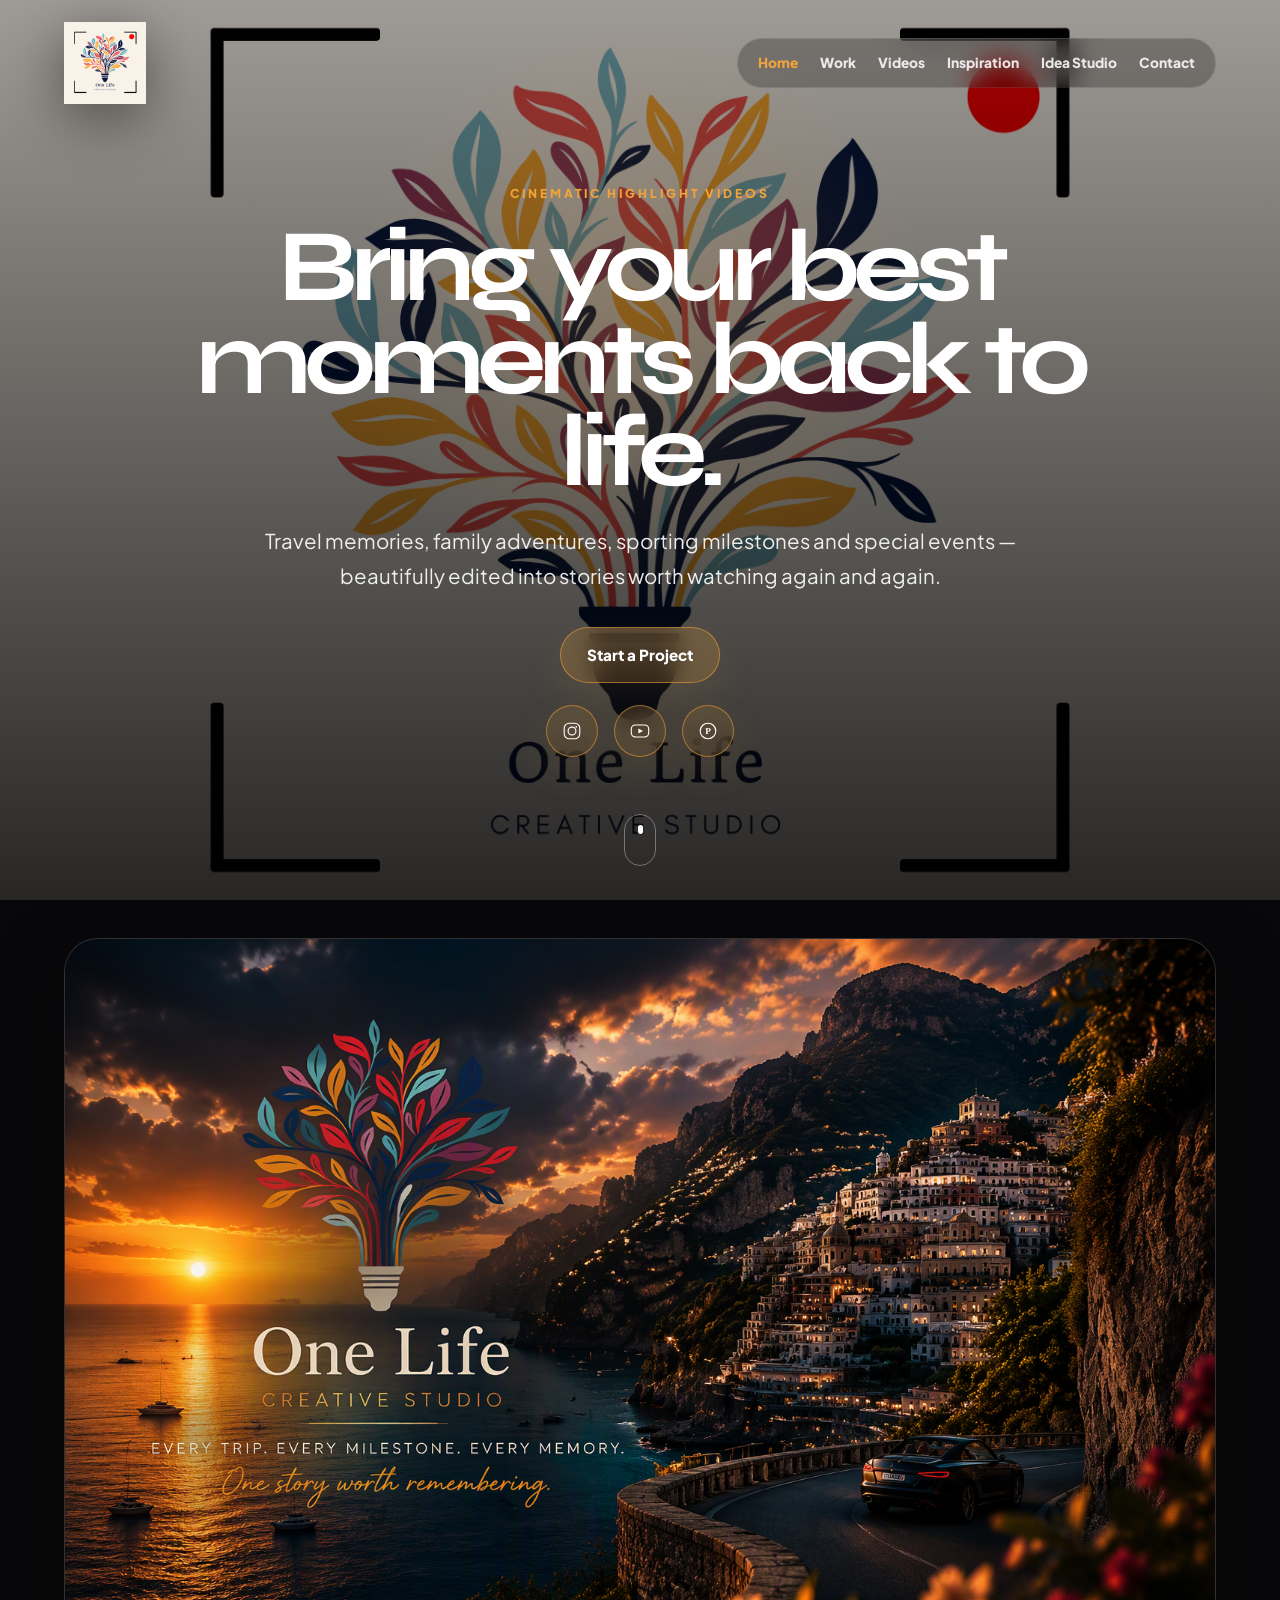
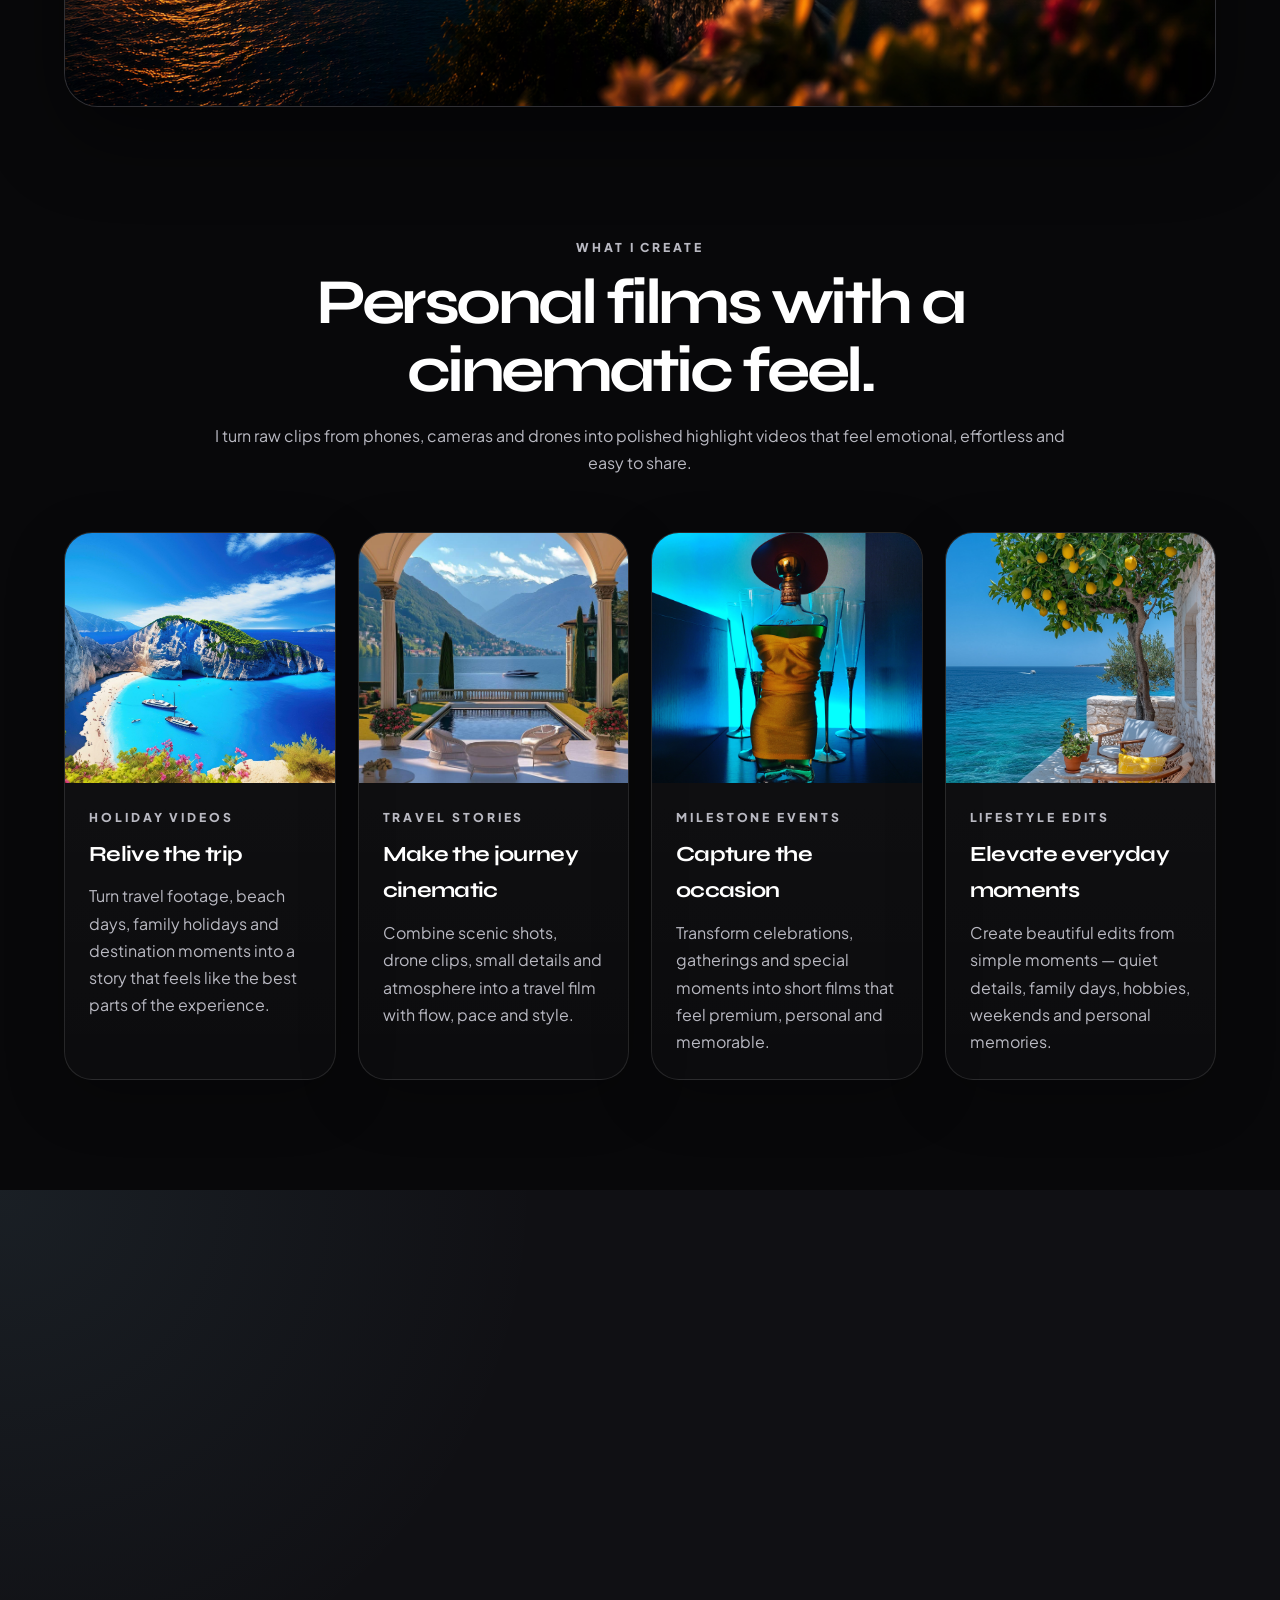
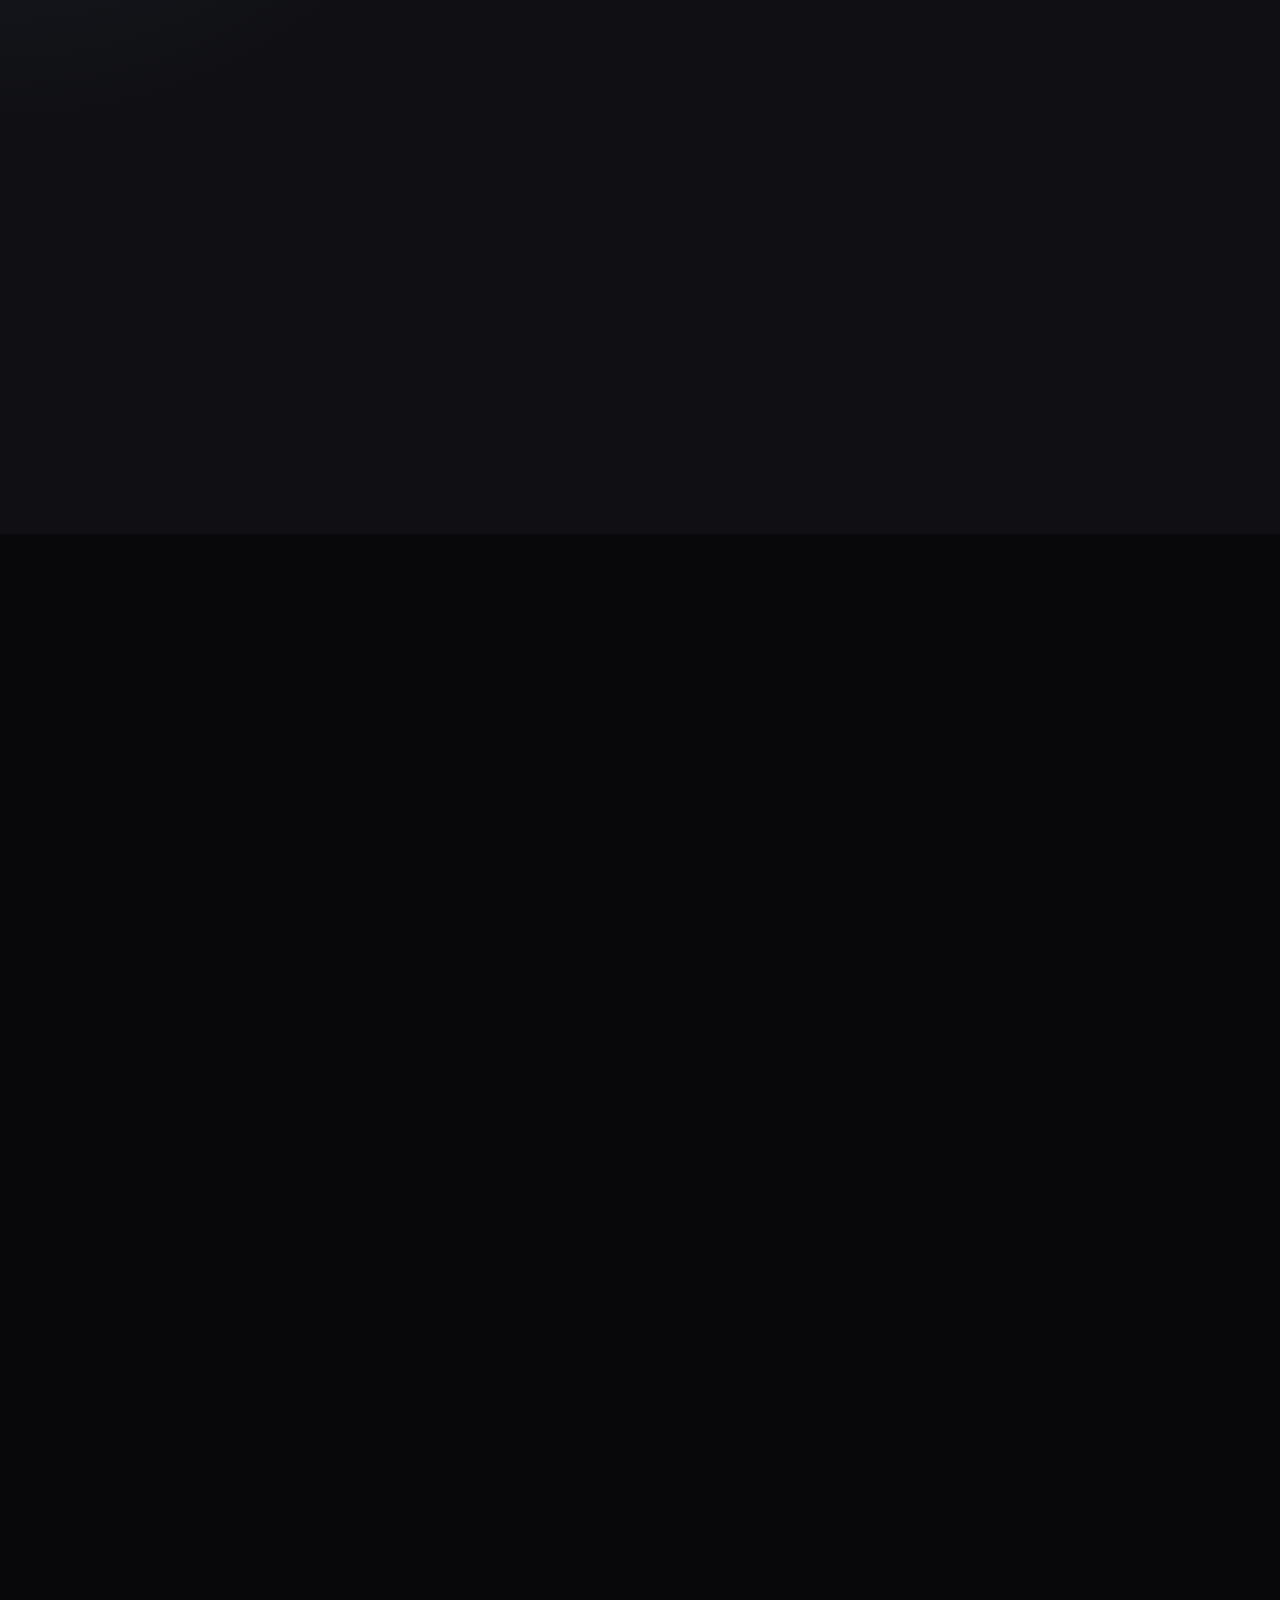
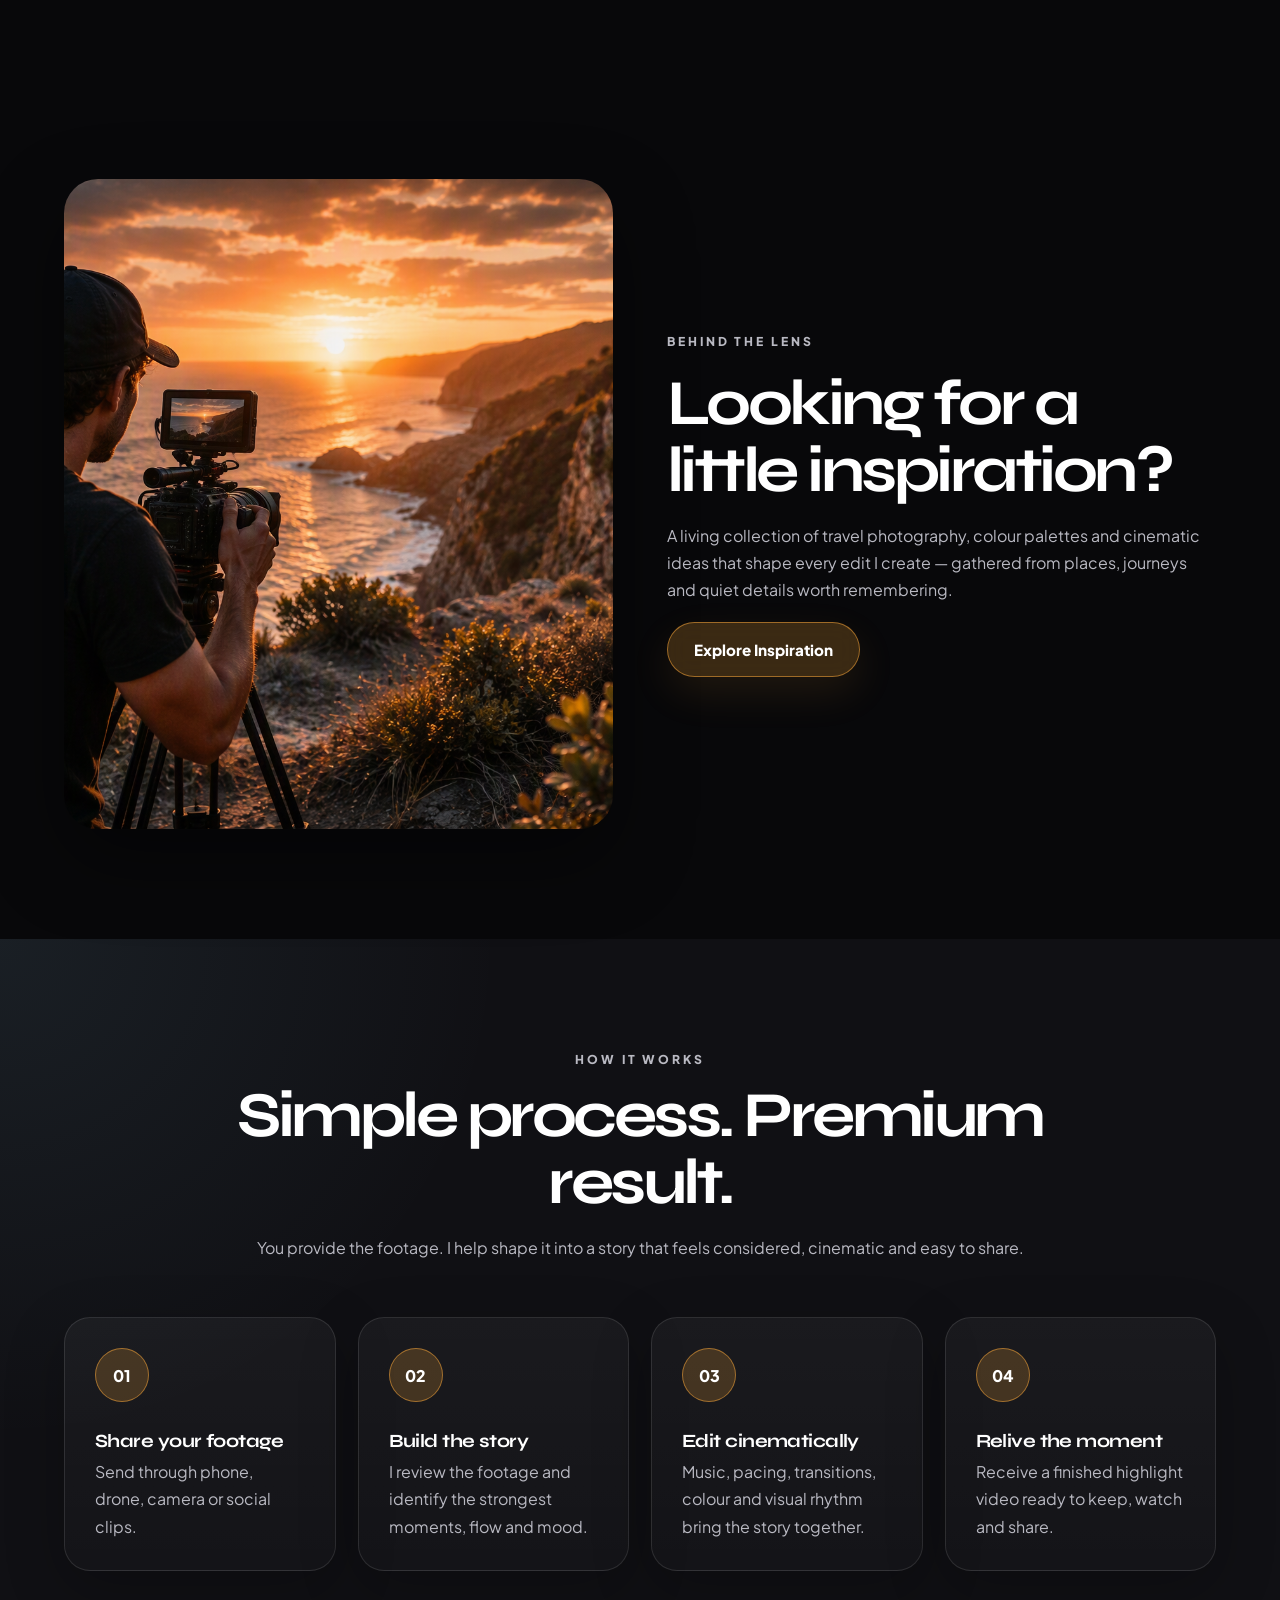
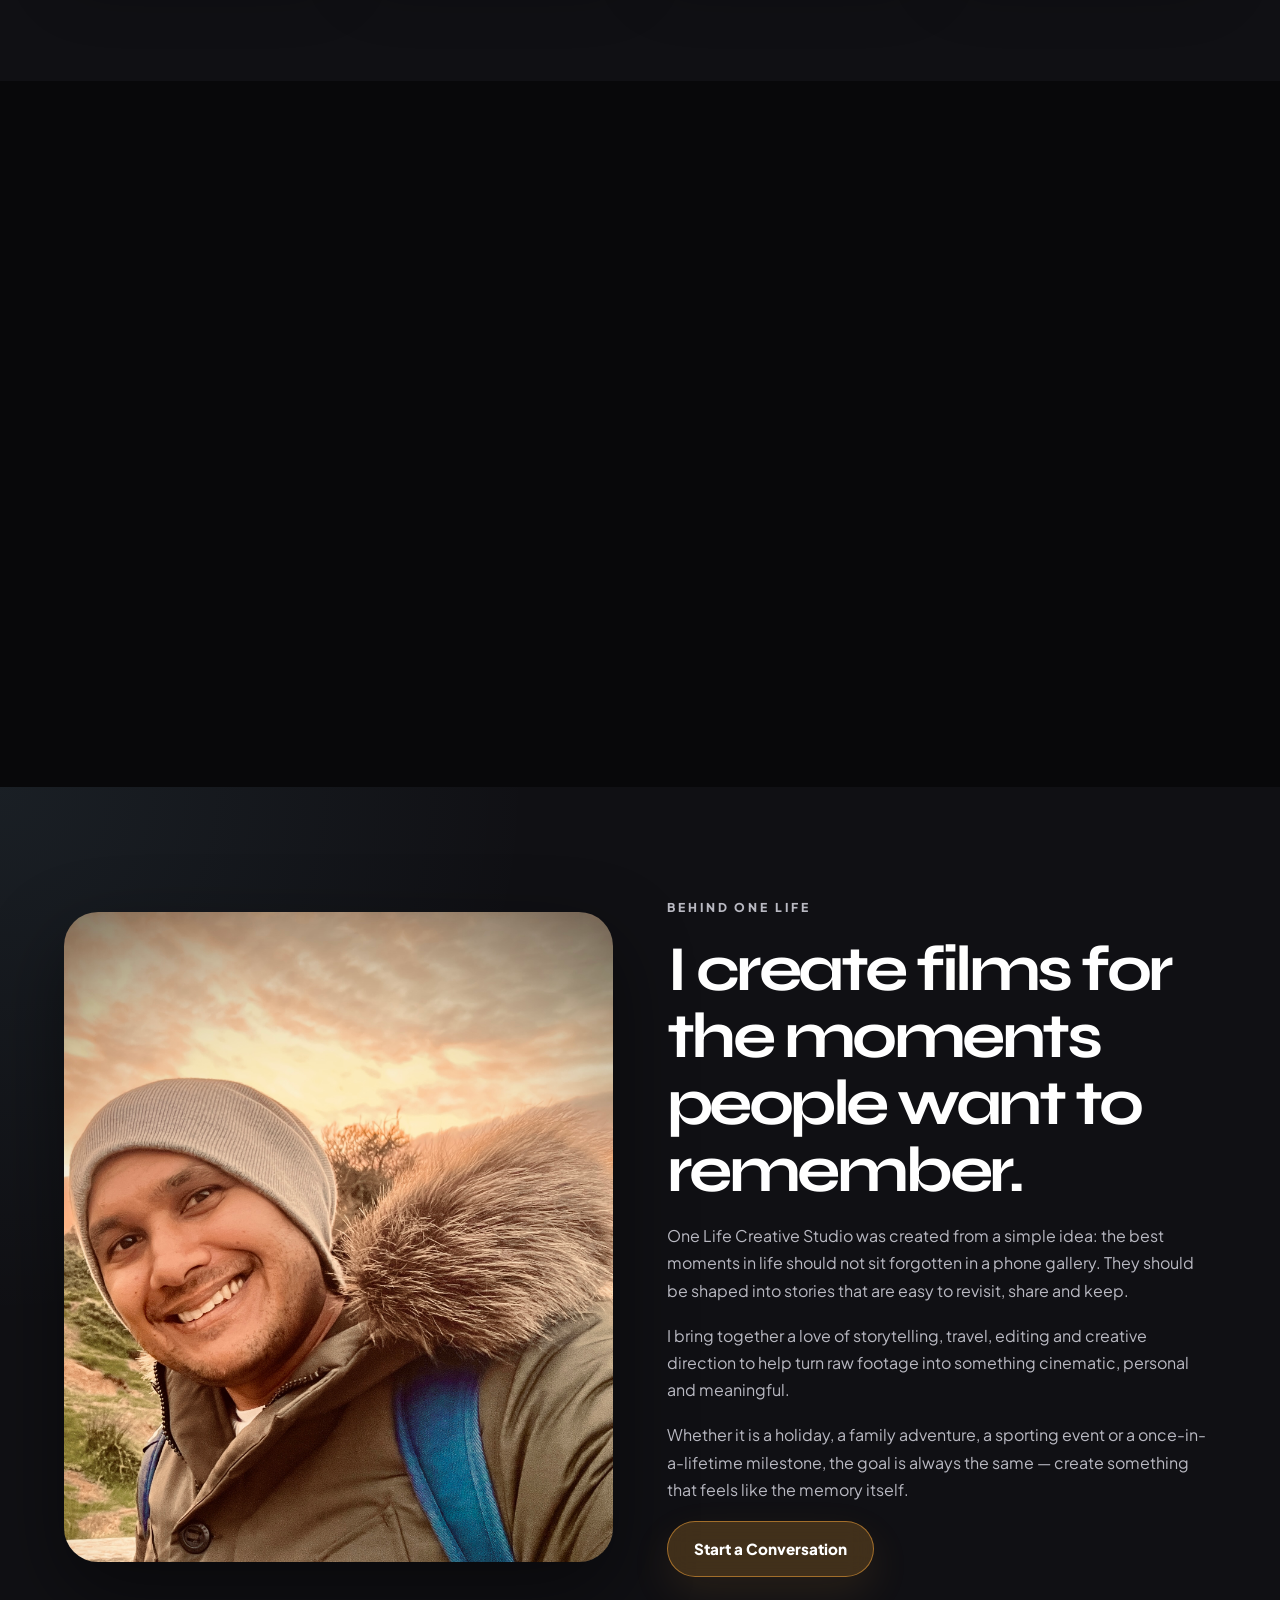
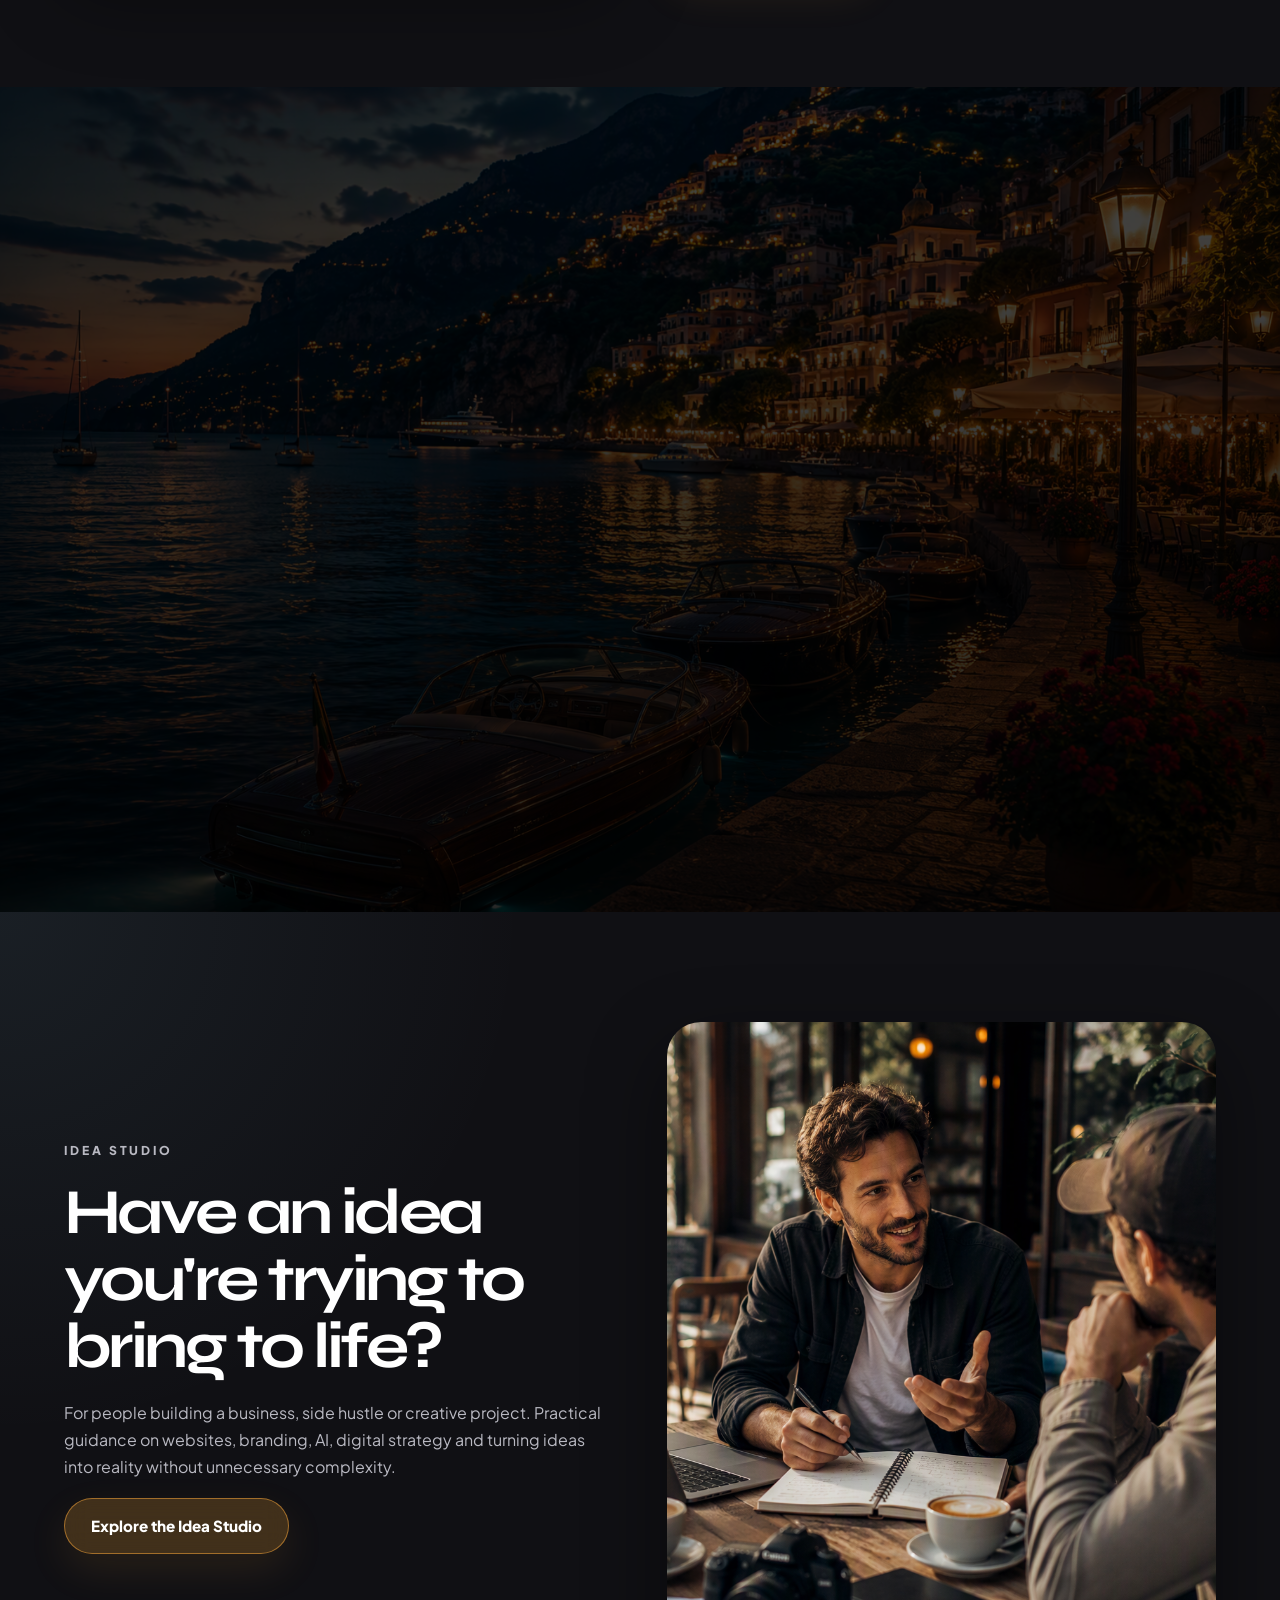
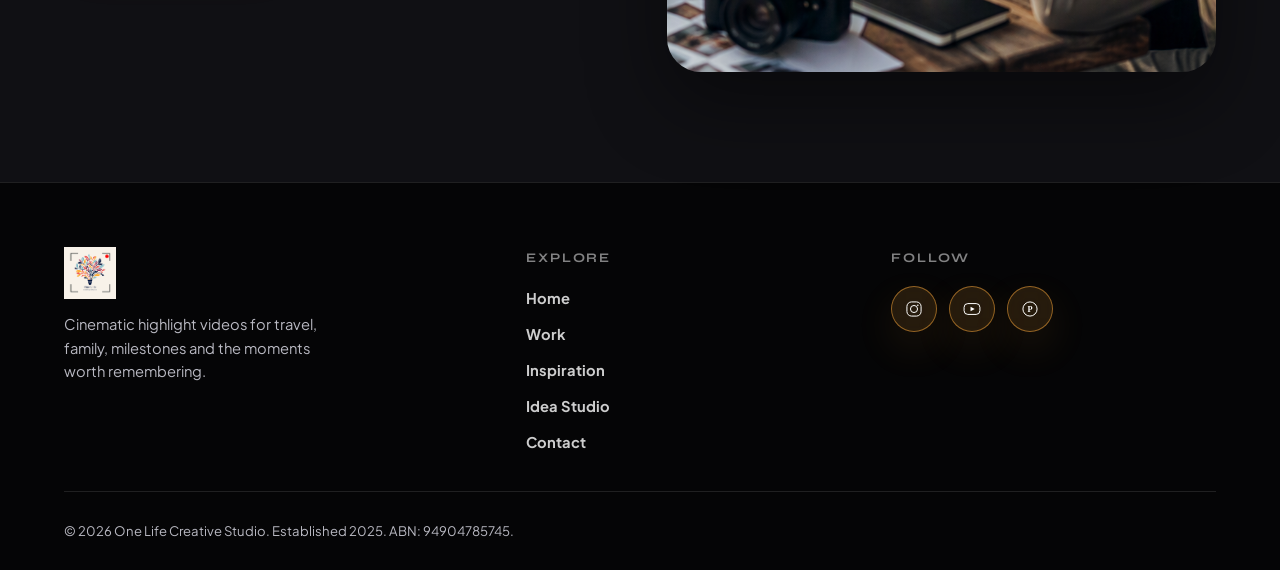
<file: index.html>
<!DOCTYPE html>
<html lang="en">
<head>

<meta name="p:domain_verify" content="c9bb603afef0747387c77f226f1e8f3c"/>

<link rel="canonical"
href="https://onelifecreativestudio.com/">

<!-- Google tag (gtag.js) -->
<script async src="https://www.googletagmanager.com/gtag/js?id=G-W9DHYK182R"></script>
<script>
  window.dataLayer = window.dataLayer || [];
  function gtag(){dataLayer.push(arguments);}
  gtag('js', new Date());

  gtag('config', 'G-W9DHYK182R');
</script>


  <meta charset="UTF-8" />
  <meta name="viewport" content="width=device-width, initial-scale=1.0" />
  <meta name="theme-color" content="#08080A" />
  <meta name="description" content="One Life Creative Studio creates cinematic highlight videos for travel, family memories, lifestyle moments, Formula 1 experiences, milestone events and stories worth remembering." />
  <meta name="keywords" content="One Life Creative Studio, cinematic highlight videos, travel video editing, holiday videos, family video editing, lifestyle content, Formula 1 Melbourne 2025, creative video editing" />
  <meta name="author" content="One Life Creative Studio" />
  <meta property="og:title" content="One Life Creative Studio | Cinematic Highlight Videos" />
  <meta property="og:description" content="Bring your best moments back to life with cinematic highlight videos for travel, family, lifestyle and milestone moments." />
  <meta property="og:type" content="website" />
  <meta property="og:image" content="images/Homepage_images/New_Hero_with_logo.png" />
  <title>One Life Creative Studio | Cinematic Highlight Videos</title>
  <link rel="icon" type="image/png" href="images/Homepage_images/One_Life_Creative_studio_business_logo.png" />
  <link rel="preconnect" href="https://fonts.googleapis.com" />
  <link rel="preconnect" href="https://fonts.gstatic.com" crossorigin />
  <link href="https://fonts.googleapis.com/css2?family=Plus+Jakarta+Sans:wght@300;400;500;600;700;800&family=Syne:wght@700;800&display=swap" rel="stylesheet" />
  <link rel="stylesheet" href="style.css" />

<script type="application/ld+json">
{
  "@context":"https://schema.org",
  "@type":"ProfessionalService",
  "name":"One Life Creative Studio",
  "url":"https://onelifecreativestudio.com",
  "logo":"https://onelifecreativestudio.com/images/logo.png",
  "description":"Helping people and businesses preserve life's greatest moments through cinematic storytelling.",
  "sameAs":[
    "https://www.instagram.com/onelifecreativestudio/",
    "https://www.youtube.com/@OneLifeCreativeStudio"
  ],
  "address":{
    "@type":"PostalAddress",
    "addressLocality":"Melbourne",
    "addressCountry":"AU"
  }
}
</script>



</head>
<body>
<a class="skip-link" href="#main">Skip to main content</a>
<header class="hero" id="top">
  <video class="hero-video" autoplay muted loop playsinline poster="images/Homepage_images/Website_banner_One_Life CREATIVE_STUDIO.png" aria-hidden="true"><source src="images/Homepage_images/Website_logo_video_landscape.mp4" type="video/mp4" /></video>
  <div class="hero-overlay"></div>
  <nav class="site-nav" aria-label="Primary navigation">
    <a class="nav-brand" href="index.html"><img src="images/Homepage_images/One_Life_Creative_studio_business_logo.png" alt="One Life Creative Studio logo" /></a>
    <button class="menu-toggle" type="button" aria-label="Open menu" aria-expanded="false" aria-controls="primary-navigation"><span></span><span></span><span></span></button>
    <div class="nav-links" id="primary-navigation"><a href="#top" aria-current="page">Home</a><a href="#work">Work</a><a href="#videos">Videos</a><a href="inspiration.html">Inspiration</a><a href="idea-studio.html">Idea Studio</a><a href="#contact">Contact</a></div>
  </nav>
  <div class="hero-content reveal">
    <p class="eyebrow">Cinematic highlight videos</p>
    <h1>Bring your best moments back to life.</h1>
    <p class="hero-subtitle">Travel memories, family adventures, sporting milestones and special events — beautifully edited into stories worth watching again and again.</p>
    <div class="button-row"><a class="btn btn-primary" href="mailto:onelifecreativestudio@gmail.com">Start a Project</a></div>
    <div class="social-icons">
      <a class="social-icon" href="https://www.instagram.com/onelifecreativestudio/" target="_blank" rel="noopener noreferrer" aria-label="Instagram"><img src="images/Social_media/instagram-icon.svg" alt="Instagram" /></a>
      <a class="social-icon" href="https://www.youtube.com/@OneLifeCreativeStudio" target="_blank" rel="noopener noreferrer" aria-label="YouTube"><img src="images/Social_media/youtube-icon.svg" alt="YouTube" /></a>
      <a class="social-icon" href="https://au.pinterest.com/onelifecreativestudio/inspiration/" target="_blank" rel="noopener noreferrer" aria-label="Pinterest"><img src="images/Social_media/pinterest-icon.svg" alt="Pinterest" /></a>
    </div>
  </div>
  <a class="scroll-cue" href="#brand-film" aria-label="Scroll to feature image"><span></span></a>
</header>
<main id="main">
<section class="feature-image-section" id="brand-film"><div class="container reveal"><div class="feature-image-card"><img src="images/Homepage_images/New_Hero_with_logo.png" alt="Cinematic coastline at sunset with One Life Creative Studio visual branding" /></div></div></section>
<section class="section" id="work"><div class="container"><div class="section-heading reveal"><p class="section-kicker">What I create</p><h2>Personal films with a cinematic feel.</h2><p>I turn raw clips from phones, cameras and drones into polished highlight videos that feel emotional, effortless and easy to share.</p></div><div class="service-grid">
<article class="service-card reveal"><img src="images/Homepage_images/Greek_island.jpg" alt="Coastal island scene with blue water and cliffs" loading="lazy" /><div class="service-content"><p class="card-tag">Holiday videos</p><h3>Relive the trip</h3><p>Turn travel footage, beach days, family holidays and destination moments into a story that feels like the best parts of the experience.</p></div></article>
<article class="service-card reveal"><img src="images/Homepage_images/Lake_como_1.jpg" alt="Lakeside travel scene with mountain and water views" loading="lazy" /><div class="service-content"><p class="card-tag">Travel stories</p><h3>Make the journey cinematic</h3><p>Combine scenic shots, drone clips, small details and atmosphere into a travel film with flow, pace and style.</p></div></article>
<article class="service-card reveal"><img src="images/Homepage_images/Bar_glasses.JPG" alt="Styled bottle and glasses with cinematic lighting" loading="lazy" /><div class="service-content"><p class="card-tag">Milestone events</p><h3>Capture the occasion</h3><p>Transform celebrations, gatherings and special moments into short films that feel premium, personal and memorable.</p></div></article>
<article class="service-card reveal"><img src="images/Homepage_images/Lemon_tree.jpg" alt="Lemon tree beside a coastal terrace" loading="lazy" /><div class="service-content"><p class="card-tag">Lifestyle edits</p><h3>Elevate everyday moments</h3><p>Create beautiful edits from simple moments — quiet details, family days, hobbies, weekends and personal memories.</p></div></article>
</div></div></section>
<section class="section section-alt"><div class="container split"><div class="split-image reveal"><img src="images/Homepage_images/New_Editing_process.png" alt="Professional video editing desk with camera gear and cinematic editing timeline" loading="lazy" /></div><div class="split-content reveal"><p class="section-kicker">Why it matters</p><h2>Your footage deserves more than storage.</h2><p>Meaningful clips often sit forgotten on phones, hard drives and cloud folders. One Life Creative Studio helps bring those moments back into view.</p><p>Through thoughtful selection, music, pacing, colour and visual rhythm, everyday footage becomes a story you can watch, share and keep.</p><div class="mini-list"><div><span>01</span><p>Raw clips become a clear story.</p></div><div><span>02</span><p>Key moments are shaped with pacing and emotion.</p></div><div><span>03</span><p>The final video feels polished, personal and memorable.</p></div></div></div></div></section>
<section class="section" id="stories"><div class="container"><div class="section-heading reveal"><p class="section-kicker">Stories worth remembering</p><h2>Every frame can become part of the story.</h2><p>From coastal escapes and luxury travel moments to family memories, Formula 1 energy, drone footage and quiet details, the right edit brings the memory back to life.</p></div><div class="gallery-grid gallery-home">
<figure class="gallery-item reveal"><img src="images/Homepage_images/Family_storytelling.png" alt="Family travel silhouettes at sunset overlooking the coast" loading="lazy" /></figure>
<figure class="gallery-item reveal"><img src="images/Homepage_images/Drone_content_services.png" alt="Drone flying over turquoise coastline and cliffs" loading="lazy" /></figure>
<figure class="gallery-item reveal"><img src="images/Homepage_images/Car_windy_road.png" alt="Car driving along a winding coastal road at sunset" loading="lazy" /></figure>
<figure class="gallery-item reveal"><img src="images/Homepage_images/Street_Italy.png" alt="Italian street and coastal lookout at dusk" loading="lazy" /></figure>
<figure class="gallery-item reveal"><img src="images/Homepage_images/Europe_boats_night.png" alt="Filmmaker capturing a coastal sunset with camera equipment" loading="lazy" /></figure>
<figure class="gallery-item reveal"><img src="images/Homepage_images/Yacht_beach.png" alt="Yacht on turquoise water near a beach and rocky cliffs" loading="lazy" /></figure>
</div></div></section>
<section class="section inspiration-teaser"><div class="container split"><div class="split-image reveal"><img src="images/Homepage_images/Sunset_photography.png" alt="Photographer capturing coastal sunset light for creative inspiration" loading="lazy" /></div><div class="split-content reveal"><p class="section-kicker">Behind the lens</p><h2>Looking for a little inspiration?</h2><p>A living collection of travel photography, colour palettes and cinematic ideas that shape every edit I create — gathered from places, journeys and quiet details worth remembering.</p><div class="button-row button-row-left"><a class="btn btn-primary" href="inspiration.html">Explore Inspiration</a></div></div></div></section>
<section class="section section-alt" id="process"><div class="container"><div class="section-heading reveal"><p class="section-kicker">How it works</p><h2>Simple process. Premium result.</h2><p>You provide the footage. I help shape it into a story that feels considered, cinematic and easy to share.</p></div><div class="process-grid"><article class="process-card reveal"><span>01</span><h3>Share your footage</h3><p>Send through phone, drone, camera or social clips.</p></article><article class="process-card reveal"><span>02</span><h3>Build the story</h3><p>I review the footage and identify the strongest moments, flow and mood.</p></article><article class="process-card reveal"><span>03</span><h3>Edit cinematically</h3><p>Music, pacing, transitions, colour and visual rhythm bring the story together.</p></article><article class="process-card reveal"><span>04</span><h3>Relive the moment</h3><p>Receive a finished highlight video ready to keep, watch and share.</p></article></div></div></section>
<section class="section" id="videos"><div class="container"><div class="section-heading reveal"><p class="section-kicker">Featured videos</p><h2>Cinematic edits in motion.</h2><p>A sample of travel, lifestyle, sport and coastal storytelling created by One Life Creative Studio.</p></div><div class="video-grid video-grid-four">
<article class="video-card reveal"><div class="video-frame"><iframe src="https://www.youtube.com/embed/aJOg1ybIdxk" title="A Day at the Beach" loading="lazy" allow="accelerometer; autoplay; clipboard-write; encrypted-media; gyroscope; picture-in-picture; web-share" allowfullscreen></iframe></div><div class="video-info"><p class="card-tag">Beach escape</p><h3>A Day at the Beach</h3></div></article>
<article class="video-card reveal"><div class="video-frame"><iframe src="https://www.youtube.com/embed/5zjbnenrWIg" title="Scenic New Zealand Landscapes" loading="lazy" allow="accelerometer; autoplay; clipboard-write; encrypted-media; gyroscope; picture-in-picture; web-share" allowfullscreen></iframe></div><div class="video-info"><p class="card-tag">Drone footage</p><h3>Scenic New Zealand Landscapes</h3></div></article>
<article class="video-card reveal"><div class="video-frame"><iframe src="https://www.youtube.com/embed/kTELcO0coQ0" title="Coastal Rhythm" loading="lazy" allow="accelerometer; autoplay; clipboard-write; encrypted-media; gyroscope; picture-in-picture; web-share" allowfullscreen></iframe></div><div class="video-info"><p class="card-tag">Coastal story</p><h3>Coastal Rhythm</h3></div></article>
<article class="video-card reveal"><div class="video-frame"><iframe src="https://www.youtube.com/embed/BH7ZJ2bq_x0" title="A Day at the Formula 1 in Melbourne 2025" loading="lazy" allow="accelerometer; autoplay; clipboard-write; encrypted-media; gyroscope; picture-in-picture; web-share" allowfullscreen></iframe></div><div class="video-info"><p class="card-tag">Formula 1 Melbourne</p><h3>A Day at the Formula 1 in Melbourne 2025</h3></div></article>
</div></div></section>
<section class="section section-alt about-founder" id="about"><div class="container split"><div class="split-image profile-image reveal"><img src="images/Homepage_images/Isaac_Profile_image_portrait_filter.jpg" alt="Portrait of the One Life Creative Studio founder" loading="lazy" /></div><div class="split-content reveal"><p class="section-kicker">Behind One Life</p><h2>I create films for the moments people want to remember.</h2><p>One Life Creative Studio was created from a simple idea: the best moments in life should not sit forgotten in a phone gallery. They should be shaped into stories that are easy to revisit, share and keep.</p><p>I bring together a love of storytelling, travel, editing and creative direction to help turn raw footage into something cinematic, personal and meaningful.</p><p>Whether it is a holiday, a family adventure, a sporting event or a once-in-a-lifetime milestone, the goal is always the same — create something that feels like the memory itself.</p><div class="button-row button-row-left"><a class="btn btn-primary" href="mailto:onelifecreativestudio@gmail.com">Start a Conversation</a></div></div></div></section>
<section class="final-cta" id="contact"><div class="final-content reveal"><p class="section-kicker">Ready when you are</p><h2>Every trip.<br />Every milestone.<br />Every memory.</h2><p>One story worth remembering.</p><div class="button-row"><a class="btn btn-primary" href="mailto:onelifecreativestudio@gmail.com">Email Me</a></div><div class="social-icons">
      <a class="social-icon" href="https://www.instagram.com/onelifecreativestudio/" target="_blank" rel="noopener noreferrer" aria-label="Instagram"><img src="images/Social_media/instagram-icon.svg" alt="Instagram" /></a>
      <a class="social-icon" href="https://www.youtube.com/@OneLifeCreativeStudio" target="_blank" rel="noopener noreferrer" aria-label="YouTube"><img src="images/Social_media/youtube-icon.svg" alt="YouTube" /></a>
      <a class="social-icon" href="https://au.pinterest.com/onelifecreativestudio/inspiration/" target="_blank" rel="noopener noreferrer" aria-label="Pinterest"><img src="images/Social_media/pinterest-icon.svg" alt="Pinterest" /></a>
    </div><a class="email-link" href="mailto:onelifecreativestudio@gmail.com">onelifecreativestudio@gmail.com</a></div></section>
<section class="section section-alt idea-studio-teaser"><div class="container split split-reverse"><div class="split-content reveal"><p class="section-kicker">Idea Studio</p><h2>Have an idea you're trying to bring to life?</h2><p>For people building a business, side hustle or creative project. Practical guidance on websites, branding, AI, digital strategy and turning ideas into reality without unnecessary complexity.</p><div class="button-row button-row-left"><a class="btn btn-primary" href="idea-studio.html">Explore the Idea Studio</a></div></div><div class="split-image reveal"><img src="images/Idea-studio/Cafe_conversation.png" alt="Relaxed mentoring conversation at an outdoor cafe with coffee, notebook and laptop" loading="lazy" /></div></div></section>
</main><footer class="site-footer"><div class="container"><div class="footer-grid"><div class="footer-brand"><img src="images/Homepage_images/One_Life_Creative_studio_business_logo.png" alt="One Life Creative Studio logo" /><p>Cinematic highlight videos for travel, family, milestones and the moments worth remembering.</p></div><div class="footer-col"><h4>Explore</h4><nav class="footer-links" aria-label="Footer navigation"><a href="index.html">Home</a><a href="index.html#work">Work</a><a href="inspiration.html">Inspiration</a><a href="idea-studio.html">Idea Studio</a><a href="mailto:onelifecreativestudio@gmail.com">Contact</a></nav></div><div class="footer-col"><h4>Follow</h4><div class="footer-social"><a class="social-icon" href="https://www.instagram.com/onelifecreativestudio/" target="_blank" rel="noopener noreferrer" aria-label="Instagram"><img src="images/Social_media/instagram-icon.svg" alt="Instagram" /></a><a class="social-icon" href="https://www.youtube.com/@OneLifeCreativeStudio" target="_blank" rel="noopener noreferrer" aria-label="YouTube"><img src="images/Social_media/youtube-icon.svg" alt="YouTube" /></a><a class="social-icon" href="https://au.pinterest.com/onelifecreativestudio/inspiration/" target="_blank" rel="noopener noreferrer" aria-label="Pinterest"><img src="images/Social_media/pinterest-icon.svg" alt="Pinterest" /></a></div></div></div><div class="footer-bottom"><p class="footer-copyright">© <span id="year"></span> One Life Creative Studio. Established 2025. ABN: 94904785745.</p></div></div></footer><script src="script.js"></script>
</body></html>
</file>
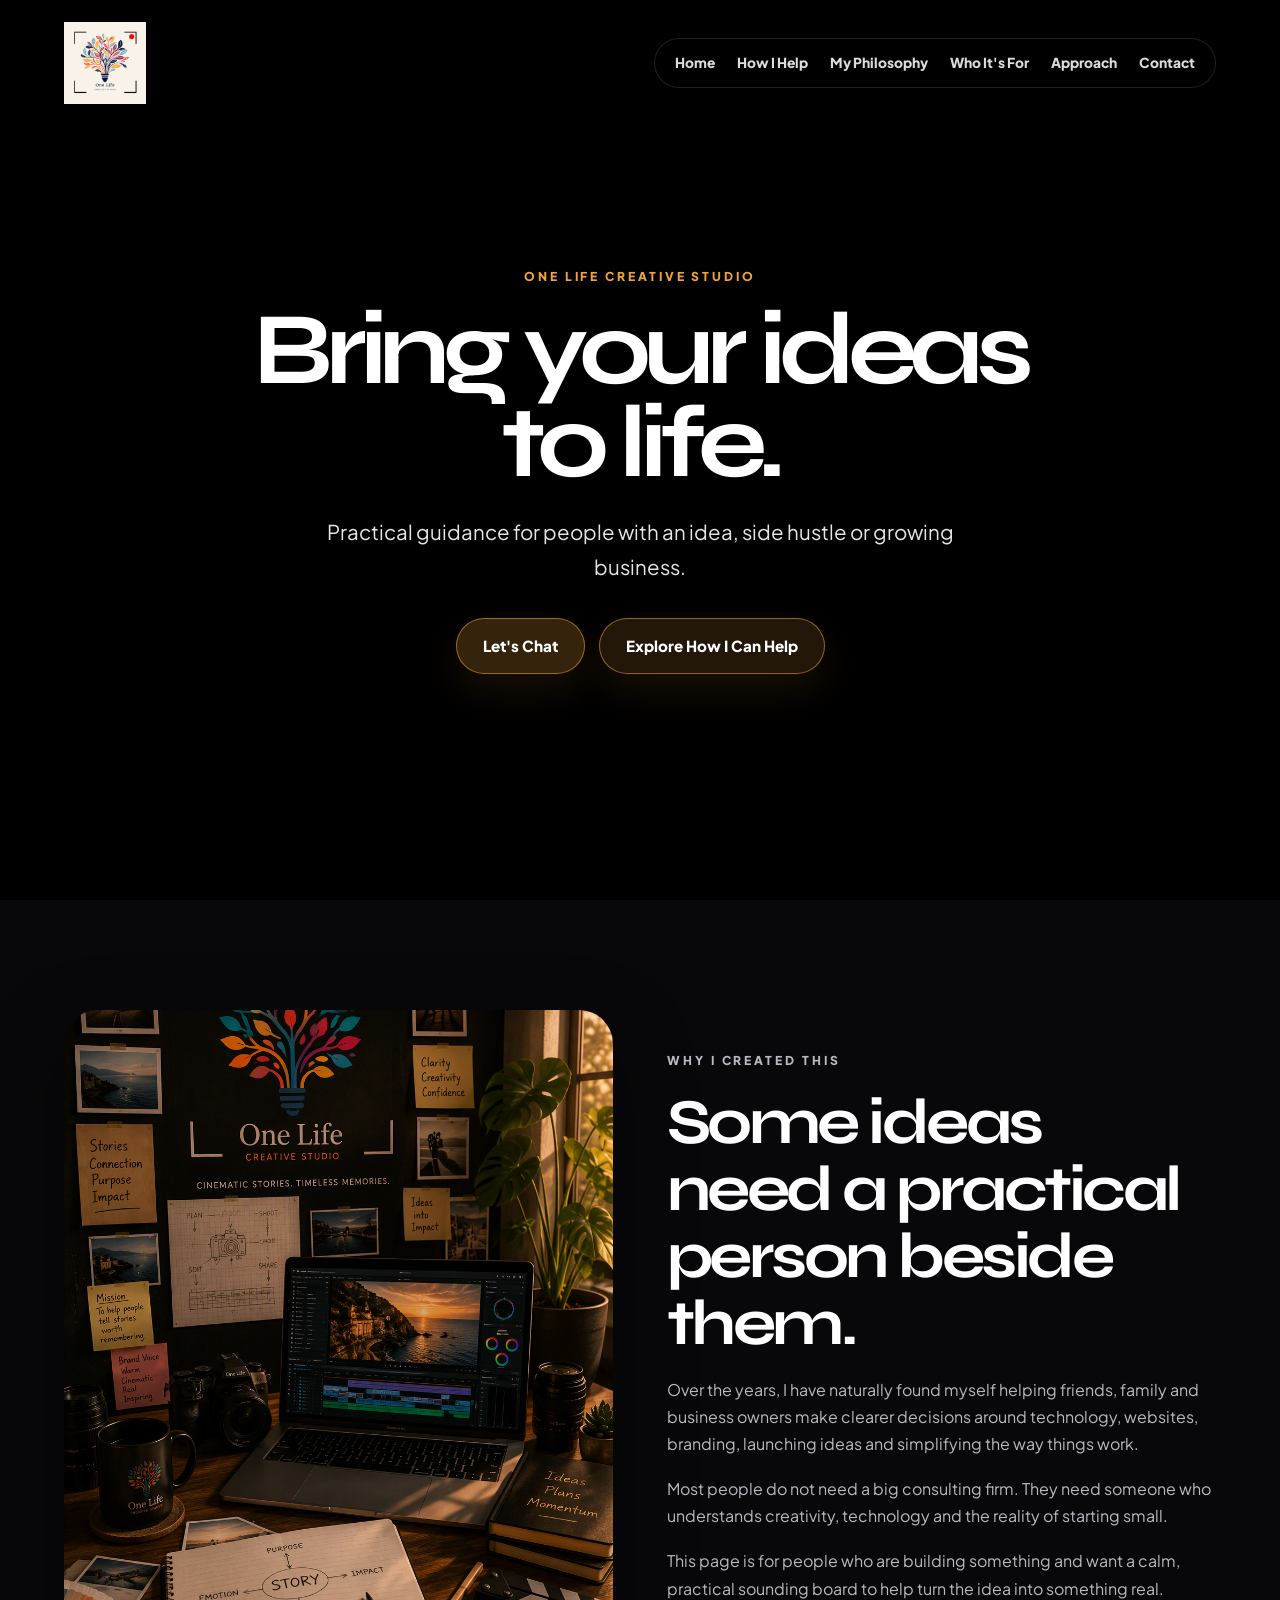
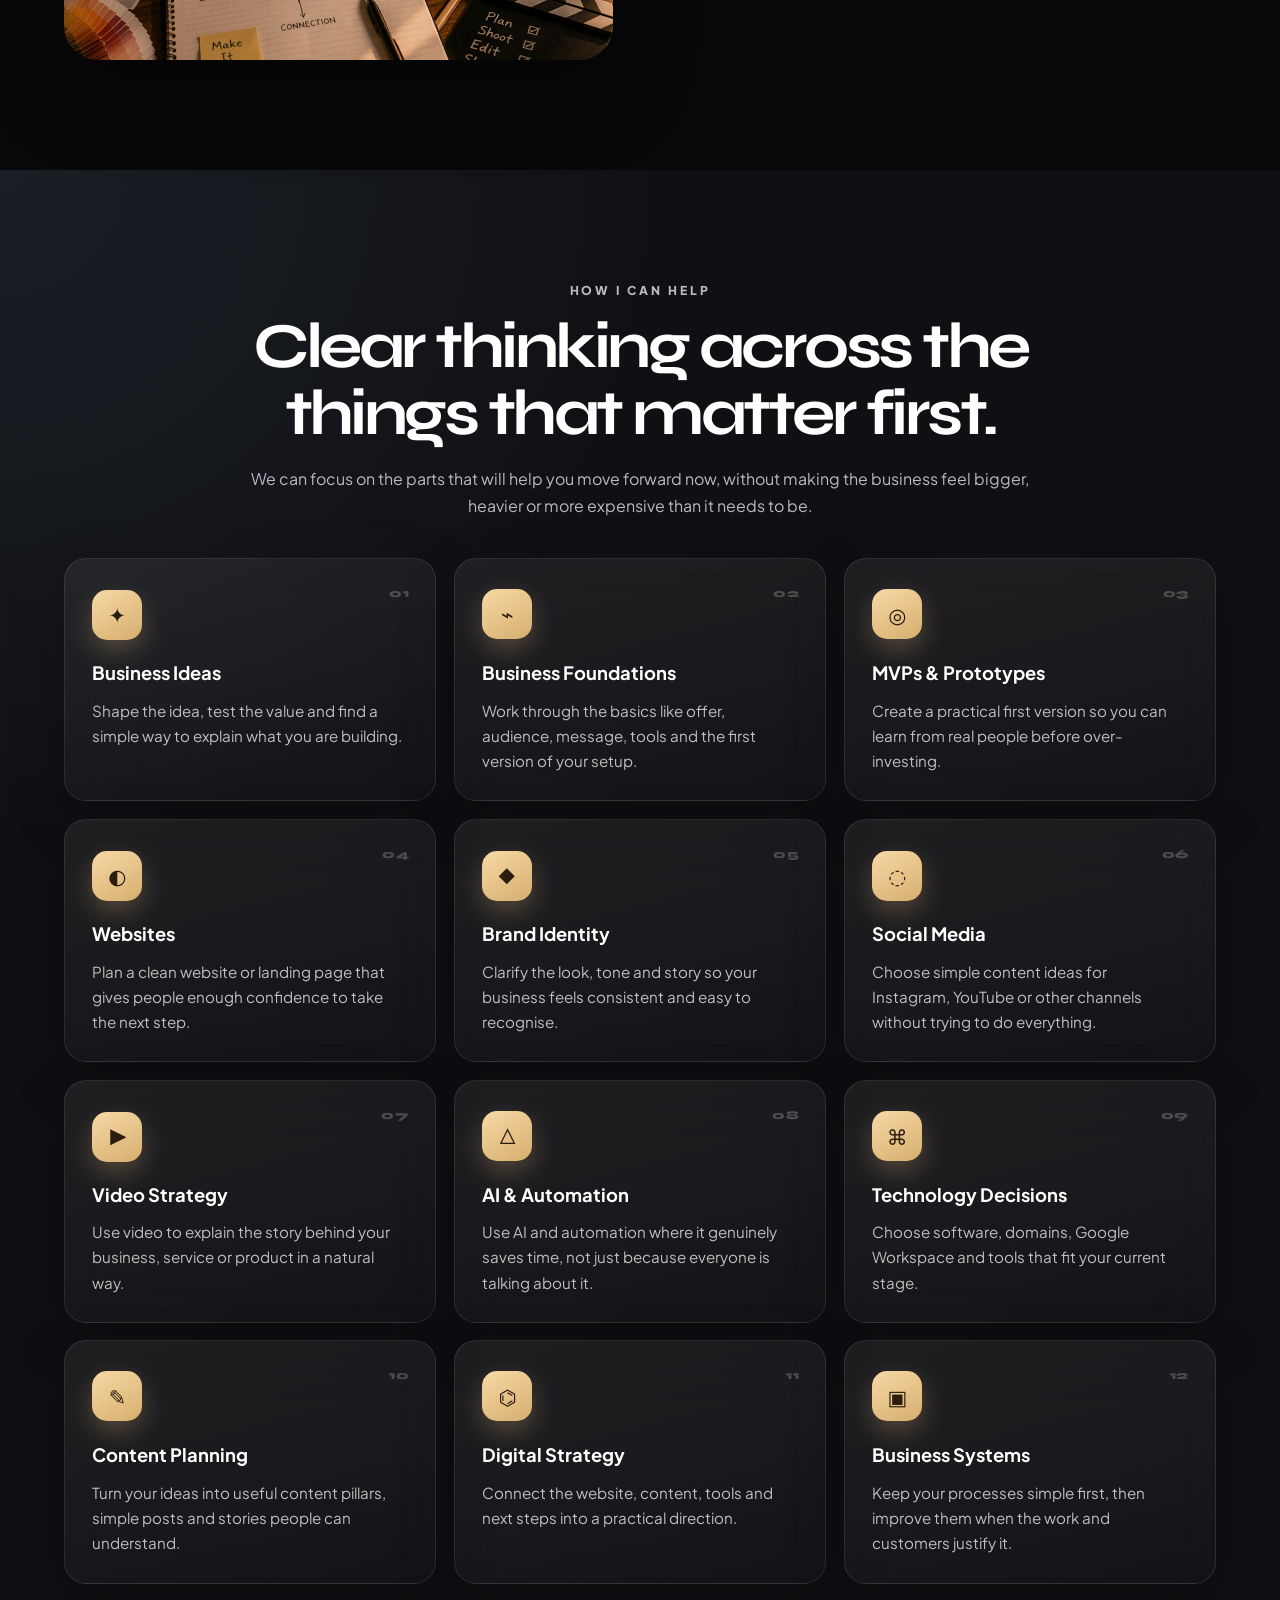
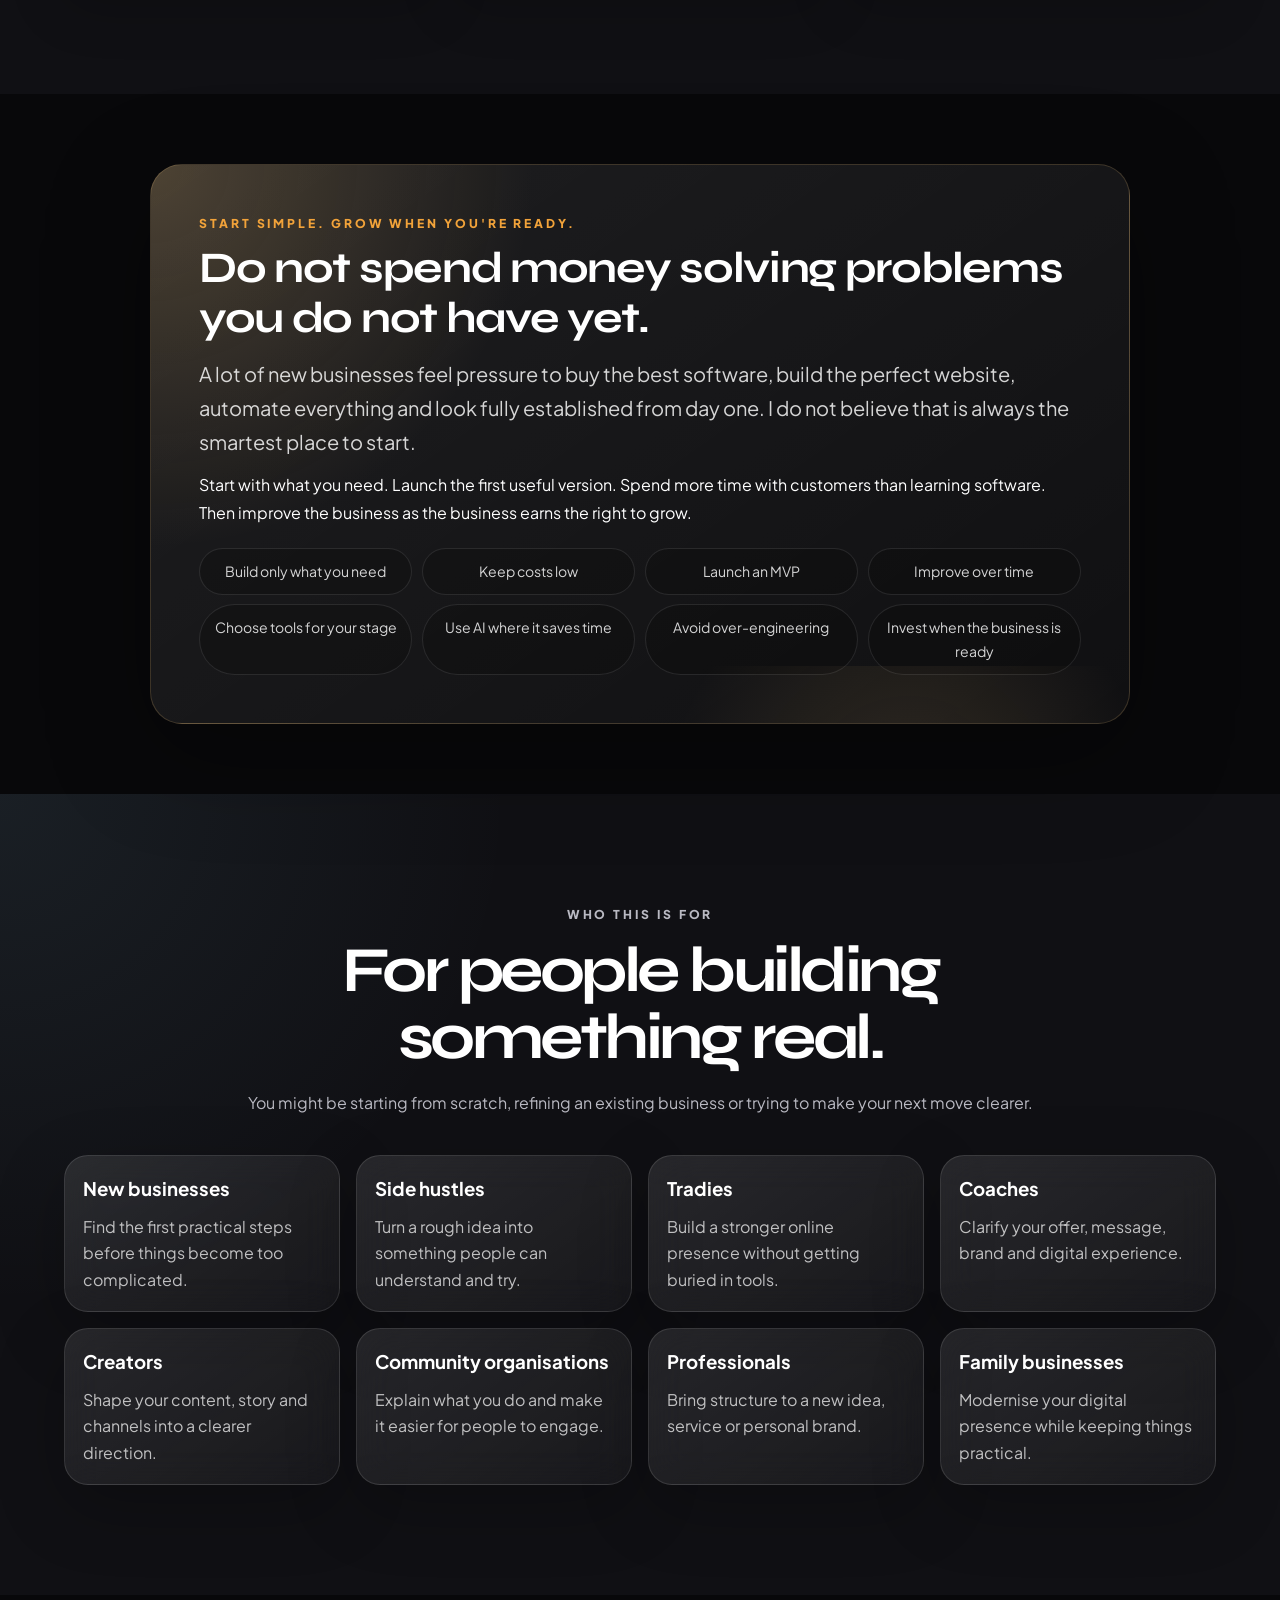
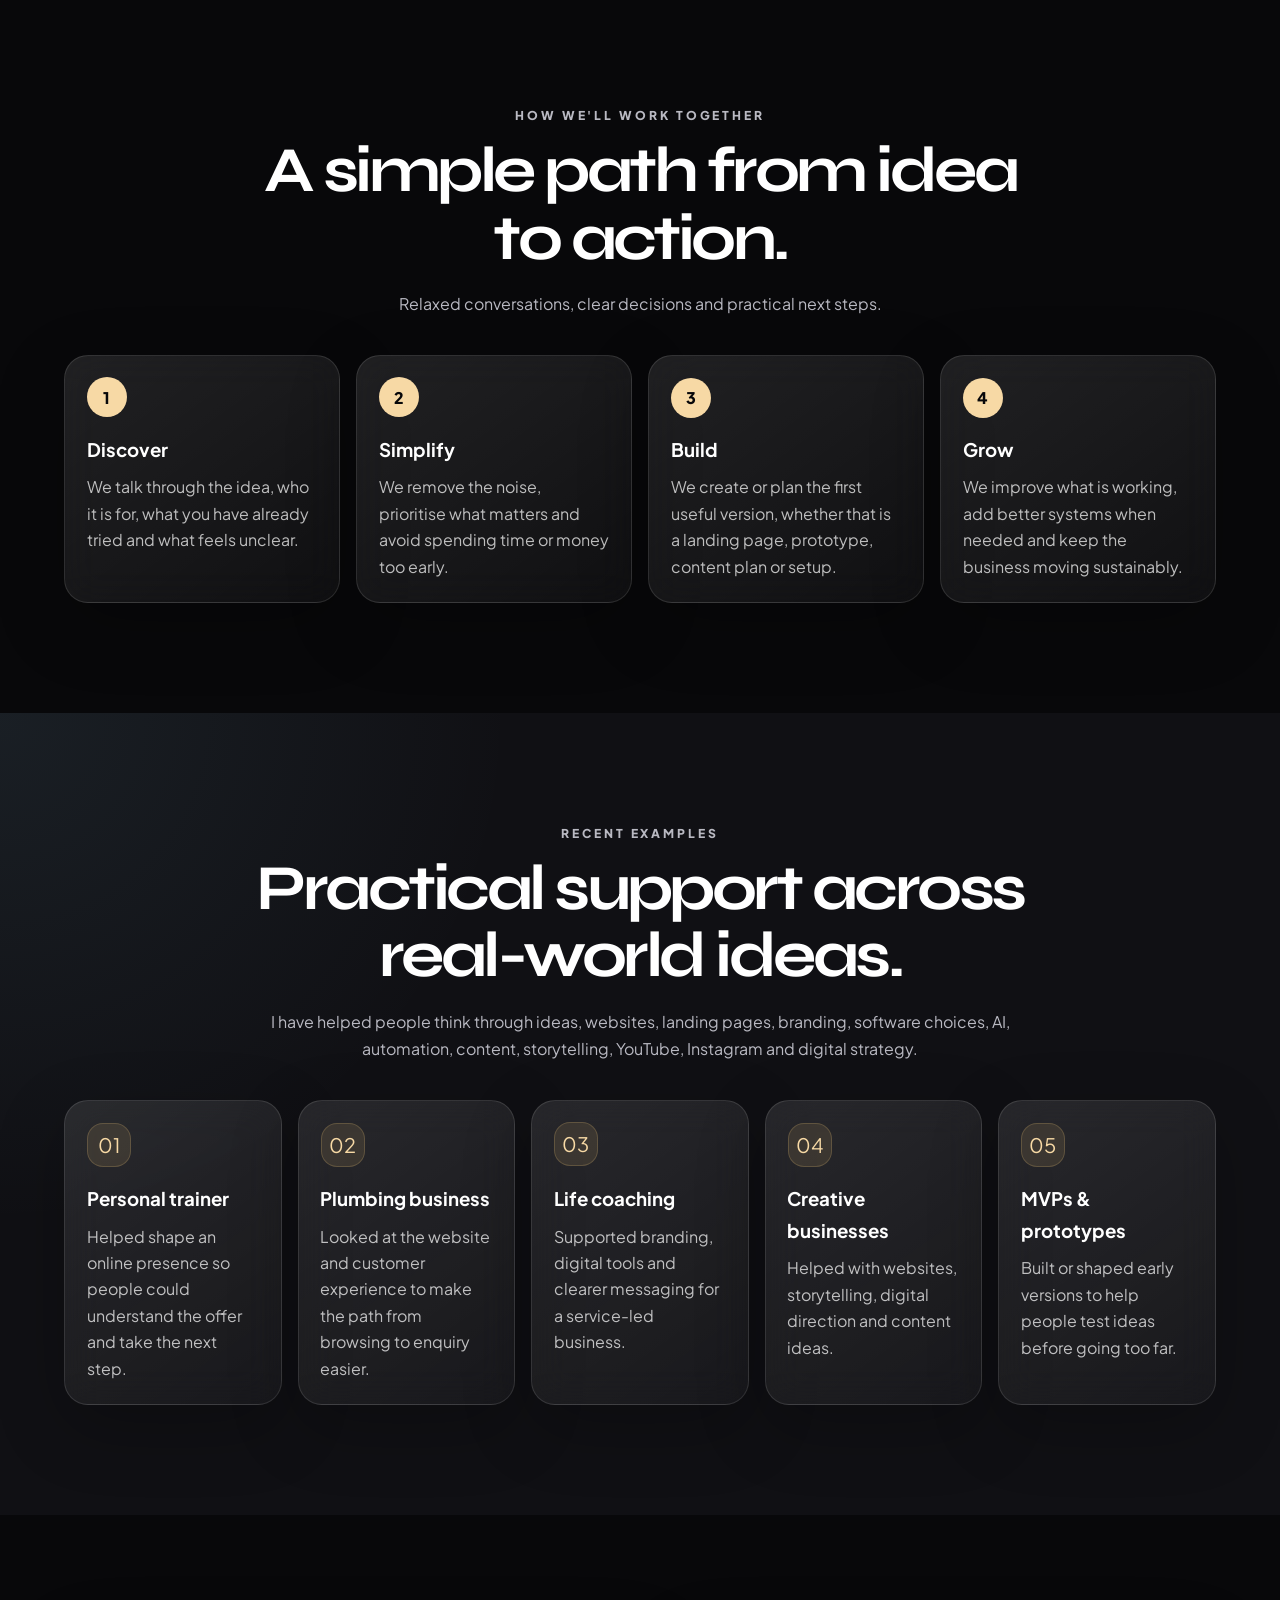
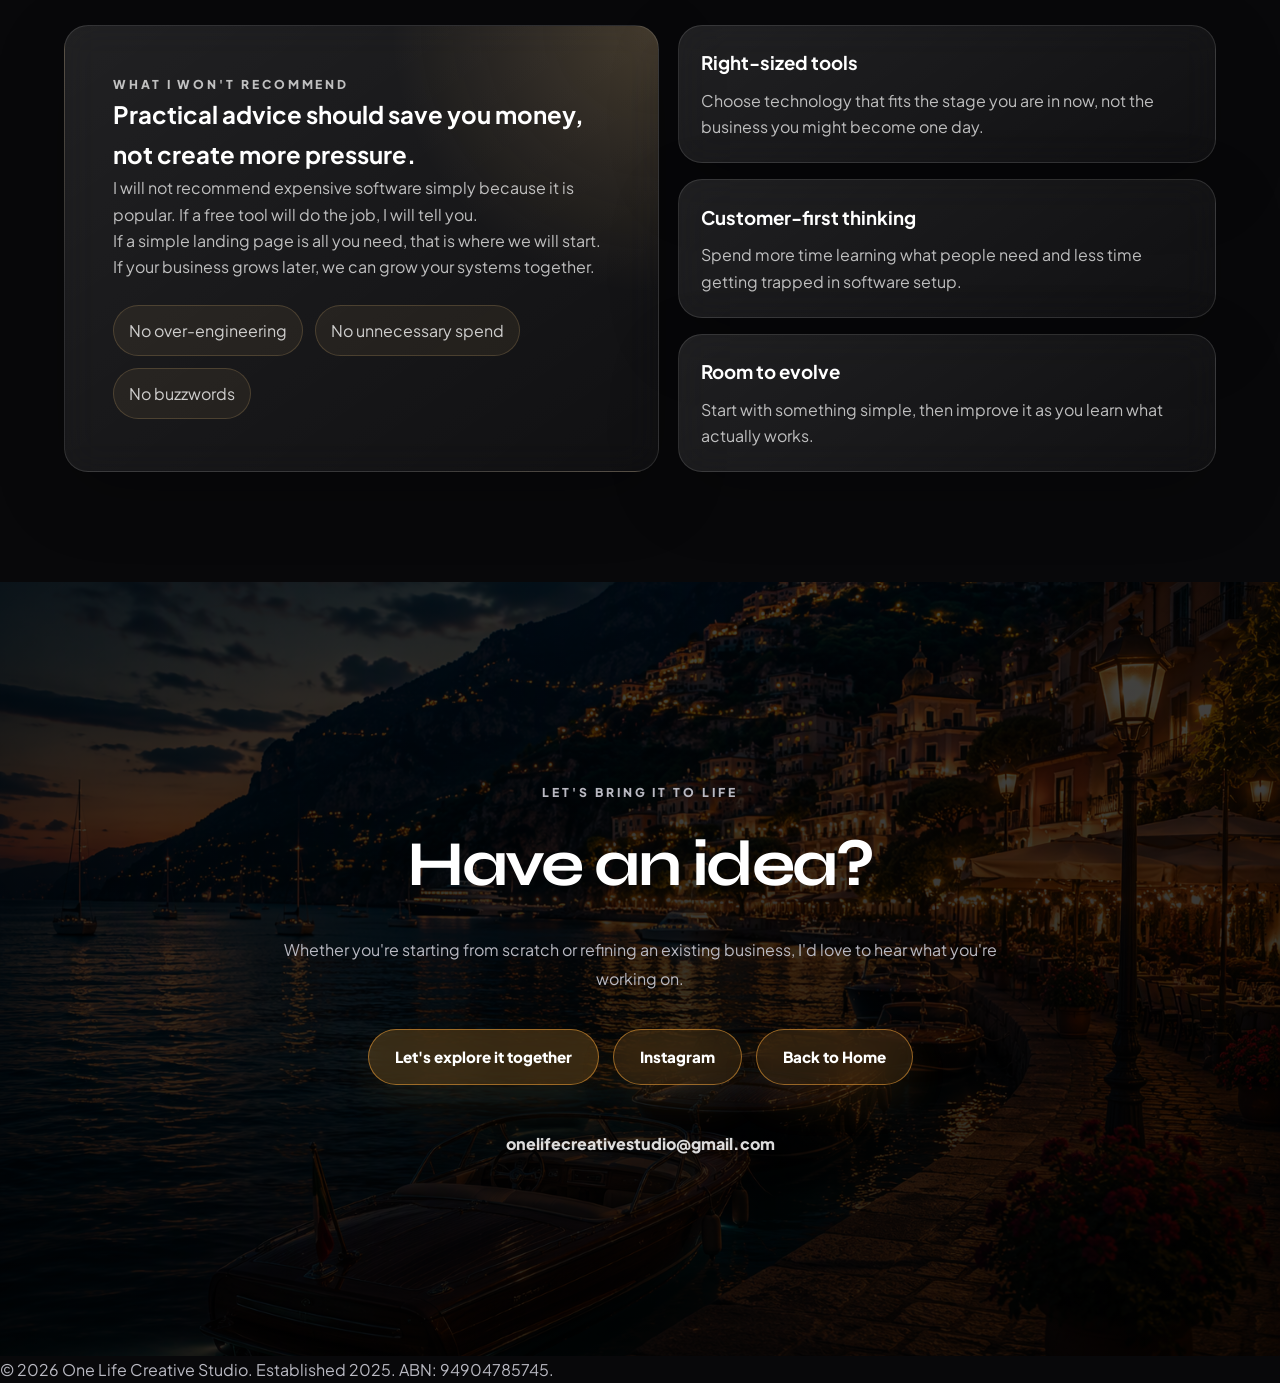
<file: creative-mentoring.html>
<!DOCTYPE html>
<html lang="en">
<head>
<link rel="canonical" href="https://onelifecreativestudio.com/creative-mentoring.html">
<!-- Google tag (gtag.js) -->
<script async src="https://www.googletagmanager.com/gtag/js?id=G-W9DHYK182R"></script>
<script>
  window.dataLayer = window.dataLayer || [];
  function gtag(){dataLayer.push(arguments);}
  gtag('js', new Date());
  gtag('config', 'G-W9DHYK182R');
</script>
<meta charset="UTF-8" />
<meta name="viewport" content="width=device-width, initial-scale=1.0" />
<meta name="theme-color" content="#08080A" />
<meta name="description" content="Practical guidance from One Life Creative Studio for people with an idea, side hustle or growing business. Start simple, launch smart, choose the right tools and grow over time." />
<meta name="keywords" content="business ideas, MVP, prototypes, websites, brand identity, AI automation, digital strategy, landing pages, business systems, One Life Creative Studio" />
<meta name="author" content="One Life Creative Studio" />
<meta property="og:title" content="Bring Your Ideas To Life | One Life Creative Studio" />
<meta property="og:description" content="Practical guidance for people with an idea, side hustle or growing business. Start simple, build what you need and grow when you're ready." />
<meta property="og:type" content="website" />
<meta property="og:image" content="images/creative-mentoring/Creative_mentoring_hero.png" />
<title>Bring Your Ideas To Life | One Life Creative Studio</title>
<link rel="icon" type="image/png" href="images/Homepage_images/One_Life_Creative_studio_business_logo.png" />
<link rel="preconnect" href="https://fonts.googleapis.com" />
<link rel="preconnect" href="https://fonts.gstatic.com" crossorigin />
<link href="https://fonts.googleapis.com/css2?family=Plus+Jakarta+Sans:wght@300;400;500;600;700;800&family=Syne:wght@700;800&display=swap" rel="stylesheet" />
<link rel="stylesheet" href="style.css" />
<style>
  .mentoring-page .mentoring-hero .hero-content { max-width: 860px; }
  .mentoring-page .hero-subtitle { max-width: 720px; }
  .mentoring-page .section-heading { max-width: 820px; margin: 0 auto 2.4rem; text-align: center; }
  .mentoring-page .lead-text { font-size: clamp(1.05rem, 2vw, 1.25rem); color: rgba(255,255,255,.82); }
  .mentoring-page .section-intro { max-width: 760px; margin: 0 auto 2.2rem; text-align: center; color: rgba(255,255,255,.72); }
  /* Shared card base for example / trust / timeline / audience cards */
  .mentoring-page .example-card,
  .mentoring-page .trust-card,
  .mentoring-page .timeline-step,
  .mentoring-page .audience-card {
    position: relative;
    overflow: hidden;
    border: 1px solid rgba(255,255,255,.12);
    background: linear-gradient(145deg, rgba(255,255,255,.10), rgba(255,255,255,.035));
    border-radius: 24px;
    padding: 1.35rem;
    box-shadow: 0 22px 70px rgba(0,0,0,.24);
    backdrop-filter: blur(18px);
    -webkit-backdrop-filter: blur(18px);
    transition: transform .28s ease, border-color .28s ease, background .28s ease;
  }
  .mentoring-page .example-card:hover,
  .mentoring-page .trust-card:hover,
  .mentoring-page .timeline-step:hover,
  .mentoring-page .audience-card:hover { transform: translateY(-6px); border-color: rgba(214,174,111,.42); background: linear-gradient(145deg, rgba(214,174,111,.15), rgba(255,255,255,.045)); }
  .mentoring-page .card-icon { width: 44px; height: 44px; display: grid; place-items: center; border-radius: 16px; margin-bottom: 1rem; color: #F7D9A5; background: rgba(214,174,111,.13); border: 1px solid rgba(214,174,111,.24); font-size: 1.25rem; }
  .mentoring-page .example-card h3,
  .mentoring-page .trust-card h3,
  .mentoring-page .timeline-step h3,
  .mentoring-page .audience-card h3 { margin: 0 0 .55rem; }
  .mentoring-page .example-card p,
  .mentoring-page .trust-card p,
  .mentoring-page .timeline-step p,
  .mentoring-page .audience-card p { margin: 0; color: rgba(255,255,255,.72); line-height: 1.65; }

  /* "How I Can Help" tiles — redesigned */
  .mentoring-page .mentoring-card-grid { display: grid; grid-template-columns: repeat(3, minmax(0, 1fr)); gap: 1.1rem; counter-reset: mentorcard; }
  .mentoring-page .mentor-card {
    counter-increment: mentorcard;
    position: relative;
    overflow: hidden;
    border-radius: 22px;
    padding: 1.9rem 1.7rem 1.7rem;
    border: 1px solid rgba(255,255,255,.10);
    background: linear-gradient(165deg, rgba(255,255,255,.07), rgba(255,255,255,.015));
    box-shadow: 0 20px 55px rgba(0,0,0,.22);
    backdrop-filter: blur(18px);
    -webkit-backdrop-filter: blur(18px);
    transition: transform .3s ease, border-color .3s ease, background .3s ease, box-shadow .3s ease;
  }
  .mentoring-page .mentor-card::before {
    content: '';
    position: absolute;
    inset: 0 0 auto 0;
    height: 3px;
    background: linear-gradient(90deg, transparent, #F7D9A5, transparent);
    opacity: 0;
    transition: opacity .3s ease;
  }
  .mentoring-page .mentor-card::after {
    content: counter(mentorcard, decimal-leading-zero);
    position: absolute;
    top: 1.5rem;
    right: 1.6rem;
    font-family: "Syne", sans-serif;
    font-size: .74rem;
    font-weight: 800;
    letter-spacing: .08em;
    color: rgba(255,255,255,.22);
  }
  .mentoring-page .mentor-card:hover {
    transform: translateY(-8px);
    border-color: rgba(214,174,111,.5);
    background: linear-gradient(165deg, rgba(214,174,111,.16), rgba(255,255,255,.03));
    box-shadow: 0 26px 80px rgba(0,0,0,.32);
  }
  .mentoring-page .mentor-card:hover::before { opacity: 1; }
  .mentoring-page .mentor-card .card-icon {
    width: 50px;
    height: 50px;
    border-radius: 15px;
    display: grid;
    place-items: center;
    margin: 0 0 1.1rem;
    font-size: 1.3rem;
    color: #2A1D0E;
    background: linear-gradient(150deg, #F7D9A5, #D6AE6F);
    box-shadow: 0 10px 26px rgba(214,174,111,.3);
    transition: transform .3s ease;
    border: none;
  }
  .mentoring-page .mentor-card:hover .card-icon { transform: scale(1.08) rotate(-4deg); }
  .mentoring-page .mentor-card h3 { margin: 0 0 .6rem; padding-right: 1.8rem; font-size: 1.15rem; }
  .mentoring-page .mentor-card p { margin: 0; color: rgba(255,255,255,.72); line-height: 1.65; font-size: .95rem; }

  /* Philosophy panel — tightened spacing */
  .mentoring-page #philosophy { padding: 70px 0; }
  .mentoring-page .philosophy-panel {
    position: relative;
    overflow: hidden;
    max-width: 980px;
    margin: 0 auto;
    border-radius: 32px;
    padding: clamp(1.75rem, 4vw, 3rem);
    border: 1px solid rgba(214,174,111,.22);
    background: radial-gradient(circle at top left, rgba(214,174,111,.26), transparent 34%), linear-gradient(145deg, rgba(255,255,255,.09), rgba(255,255,255,.035));
    box-shadow: 0 30px 100px rgba(0,0,0,.34);
  }
  .mentoring-page .philosophy-panel::after { content: ''; position: absolute; inset: auto -15% -40% 40%; height: 280px; background: radial-gradient(circle, rgba(214,174,111,.16), transparent 62%); pointer-events: none; }
  .mentoring-page .philosophy-panel h2 { font-family: "Syne", sans-serif; font-size: clamp(1.9rem, 3.4vw, 2.9rem); line-height: 1.15; letter-spacing: -0.03em; margin: 10px 0 14px; }
  .mentoring-page .philosophy-panel .lead-text { margin-bottom: 12px; }
  .mentoring-page .philosophy-panel > p:last-of-type { margin-bottom: 0; }
  .mentoring-page .philosophy-list { display: grid; grid-template-columns: repeat(4, minmax(0, 1fr)); gap: .6rem; margin-top: 1.4rem; }
  .mentoring-page .philosophy-list span { border: 1px solid rgba(255,255,255,.10); border-radius: 999px; padding: .65rem .9rem; font-size: .88rem; color: rgba(255,255,255,.82); background: rgba(0,0,0,.18); text-align: center; }
  .mentoring-page .audience-grid { display: grid; grid-template-columns: repeat(4, minmax(0, 1fr)); gap: 1rem; }
  .mentoring-page .audience-card { padding: 1.1rem; min-height: 120px; }
  .mentoring-page .timeline { display: grid; grid-template-columns: repeat(4, minmax(0, 1fr)); gap: 1rem; counter-reset: steps; }
  .mentoring-page .timeline-step { min-height: 210px; }
  .mentoring-page .timeline-step .step-number { display: inline-flex; align-items: center; justify-content: center; width: 40px; height: 40px; border-radius: 50%; margin-bottom: 1rem; color: #08080A; background: #F7D9A5; font-weight: 800; }
  .mentoring-page .example-grid { display: grid; grid-template-columns: repeat(5, minmax(0, 1fr)); gap: 1rem; }
  .mentoring-page .example-card { min-height: 190px; }
  .mentoring-page .trust-layout { display: grid; grid-template-columns: 1.05fr .95fr; gap: 1.2rem; align-items: stretch; }
  .mentoring-page .trust-card.featured { padding: clamp(1.6rem, 4vw, 3rem); background: radial-gradient(circle at top right, rgba(214,174,111,.23), transparent 36%), linear-gradient(145deg, rgba(255,255,255,.10), rgba(255,255,255,.035)); }
  .mentoring-page .trust-list { display: grid; gap: 1rem; }
  .mentoring-page .mini-proof { display: flex; flex-wrap: wrap; gap: .7rem; margin-top: 1.5rem; }
  .mentoring-page .mini-proof span { padding: .7rem .95rem; border-radius: 999px; border: 1px solid rgba(214,174,111,.22); color: rgba(255,255,255,.78); background: rgba(214,174,111,.08); }
  @media (max-width: 1050px) { .mentoring-page .mentoring-card-grid, .mentoring-page .example-grid { grid-template-columns: repeat(2, minmax(0, 1fr)); } .mentoring-page .audience-grid, .mentoring-page .timeline { grid-template-columns: repeat(2, minmax(0, 1fr)); } .mentoring-page .trust-layout { grid-template-columns: 1fr; } .mentoring-page .philosophy-list { grid-template-columns: repeat(2, minmax(0, 1fr)); } }
  @media (max-width: 680px) { .mentoring-page .mentoring-card-grid, .mentoring-page .example-grid, .mentoring-page .audience-grid, .mentoring-page .timeline, .mentoring-page .philosophy-list { grid-template-columns: 1fr; } .mentoring-page .mentor-card, .mentoring-page .example-card, .mentoring-page .trust-card, .mentoring-page .timeline-step, .mentoring-page .audience-card { border-radius: 20px; } }
</style>
</head>
<body class="mentoring-page">
<a class="skip-link" href="#main">Skip to main content</a>
<header class="hero hero-static mentoring-hero" id="top">
  <div class="hero-static-bg" aria-hidden="true"></div>
  <div class="hero-overlay hero-overlay-strong" aria-hidden="true"></div>
  <nav class="site-nav" aria-label="Primary navigation">
    <a class="nav-brand" href="index.html"><img src="images/Homepage_images/One_Life_Creative_studio_business_logo.png" alt="One Life Creative Studio logo" /></a>
    <button class="menu-toggle" type="button" aria-label="Open menu" aria-expanded="false" aria-controls="primary-navigation"><span></span><span></span><span></span></button>
    <div class="nav-links" id="primary-navigation">
      <a href="index.html">Home</a>
      <a href="#help">How I Help</a>
      <a href="#philosophy">My Philosophy</a>
      <a href="#for">Who It's For</a>
      <a href="#approach">Approach</a>
      <a href="#contact">Contact</a>
    </div>
  </nav>
  <div class="hero-content reveal">
    <p class="eyebrow">One Life Creative Studio</p>
    <h1>Bring your ideas to life.</h1>
    <p class="hero-subtitle">Practical guidance for people with an idea, side hustle or growing business.</p>
    <div class="button-row">
      <a class="btn btn-primary" href="mailto:onelifecreativestudio@gmail.com?subject=Let's%20Chat%20About%20My%20Idea">Let's Chat</a>
      <a class="btn btn-secondary" href="#help">Explore How I Can Help</a>
    </div>
  </div>
</header>
<main id="main">
  <section class="section">
    <div class="container split">
      <div class="split-image reveal"><img src="images/creative-mentoring/Creative_mentoring_hero.png" alt="Creative planning workspace with notebook, laptop, camera and warm light" loading="lazy" /></div>
      <div class="split-content reveal">
        <p class="section-kicker">Why I created this</p>
        <h2>Some ideas need a practical person beside them.</h2>
        <p>Over the years, I have naturally found myself helping friends, family and business owners make clearer decisions around technology, websites, branding, launching ideas and simplifying the way things work.</p>
        <p>Most people do not need a big consulting firm. They need someone who understands creativity, technology and the reality of starting small.</p>
        <p>This page is for people who are building something and want a calm, practical sounding board to help turn the idea into something real.</p>
      </div>
    </div>
  </section>

  <section class="section section-alt" id="help">
    <div class="container">
      <div class="section-heading reveal">
        <p class="section-kicker">How I can help</p>
        <h2>Clear thinking across the things that matter first.</h2>
        <p>We can focus on the parts that will help you move forward now, without making the business feel bigger, heavier or more expensive than it needs to be.</p>
      </div>
      <div class="mentoring-card-grid reveal">
        <article class="mentor-card"><div class="card-icon" aria-hidden="true">✦</div><h3>Business Ideas</h3><p>Shape the idea, test the value and find a simple way to explain what you are building.</p></article>
        <article class="mentor-card"><div class="card-icon" aria-hidden="true">⌁</div><h3>Business Foundations</h3><p>Work through the basics like offer, audience, message, tools and the first version of your setup.</p></article>
        <article class="mentor-card"><div class="card-icon" aria-hidden="true">◎</div><h3>MVPs &amp; Prototypes</h3><p>Create a practical first version so you can learn from real people before over-investing.</p></article>
        <article class="mentor-card"><div class="card-icon" aria-hidden="true">◐</div><h3>Websites</h3><p>Plan a clean website or landing page that gives people enough confidence to take the next step.</p></article>
        <article class="mentor-card"><div class="card-icon" aria-hidden="true">◆</div><h3>Brand Identity</h3><p>Clarify the look, tone and story so your business feels consistent and easy to recognise.</p></article>
        <article class="mentor-card"><div class="card-icon" aria-hidden="true">◌</div><h3>Social Media</h3><p>Choose simple content ideas for Instagram, YouTube or other channels without trying to do everything.</p></article>
        <article class="mentor-card"><div class="card-icon" aria-hidden="true">▶</div><h3>Video Strategy</h3><p>Use video to explain the story behind your business, service or product in a natural way.</p></article>
        <article class="mentor-card"><div class="card-icon" aria-hidden="true">△</div><h3>AI &amp; Automation</h3><p>Use AI and automation where it genuinely saves time, not just because everyone is talking about it.</p></article>
        <article class="mentor-card"><div class="card-icon" aria-hidden="true">⌘</div><h3>Technology Decisions</h3><p>Choose software, domains, Google Workspace and tools that fit your current stage.</p></article>
        <article class="mentor-card"><div class="card-icon" aria-hidden="true">✎</div><h3>Content Planning</h3><p>Turn your ideas into useful content pillars, simple posts and stories people can understand.</p></article>
        <article class="mentor-card"><div class="card-icon" aria-hidden="true">⌬</div><h3>Digital Strategy</h3><p>Connect the website, content, tools and next steps into a practical direction.</p></article>
        <article class="mentor-card"><div class="card-icon" aria-hidden="true">▣</div><h3>Business Systems</h3><p>Keep your processes simple first, then improve them when the work and customers justify it.</p></article>
      </div>
    </div>
  </section>

  <section class="section" id="philosophy">
    <div class="container">
      <div class="philosophy-panel reveal">
        <p class="section-kicker">Start simple. Grow when you're ready.</p>
        <h2>Do not spend money solving problems you do not have yet.</h2>
        <p class="lead-text">A lot of new businesses feel pressure to buy the best software, build the perfect website, automate everything and look fully established from day one. I do not believe that is always the smartest place to start.</p>
        <p>Start with what you need. Launch the first useful version. Spend more time with customers than learning software. Then improve the business as the business earns the right to grow.</p>
        <div class="philosophy-list" aria-label="Practical business philosophy">
          <span>Build only what you need</span><span>Keep costs low</span><span>Launch an MVP</span><span>Improve over time</span><span>Choose tools for your stage</span><span>Use AI where it saves time</span><span>Avoid over-engineering</span><span>Invest when the business is ready</span>
        </div>
      </div>
    </div>
  </section>

  <section class="section section-alt" id="for">
    <div class="container">
      <div class="section-heading reveal"><p class="section-kicker">Who this is for</p><h2>For people building something real.</h2><p>You might be starting from scratch, refining an existing business or trying to make your next move clearer.</p></div>
      <div class="audience-grid reveal">
        <article class="audience-card"><h3>New businesses</h3><p>Find the first practical steps before things become too complicated.</p></article>
        <article class="audience-card"><h3>Side hustles</h3><p>Turn a rough idea into something people can understand and try.</p></article>
        <article class="audience-card"><h3>Tradies</h3><p>Build a stronger online presence without getting buried in tools.</p></article>
        <article class="audience-card"><h3>Coaches</h3><p>Clarify your offer, message, brand and digital experience.</p></article>
        <article class="audience-card"><h3>Creators</h3><p>Shape your content, story and channels into a clearer direction.</p></article>
        <article class="audience-card"><h3>Community organisations</h3><p>Explain what you do and make it easier for people to engage.</p></article>
        <article class="audience-card"><h3>Professionals</h3><p>Bring structure to a new idea, service or personal brand.</p></article>
        <article class="audience-card"><h3>Family businesses</h3><p>Modernise your digital presence while keeping things practical.</p></article>
      </div>
    </div>
  </section>

  <section class="section" id="approach">
    <div class="container">
      <div class="section-heading reveal"><p class="section-kicker">How we'll work together</p><h2>A simple path from idea to action.</h2><p>Relaxed conversations, clear decisions and practical next steps.</p></div>
      <div class="timeline reveal" aria-label="How we will work together timeline">
        <article class="timeline-step"><span class="step-number">1</span><h3>Discover</h3><p>We talk through the idea, who it is for, what you have already tried and what feels unclear.</p></article>
        <article class="timeline-step"><span class="step-number">2</span><h3>Simplify</h3><p>We remove the noise, prioritise what matters and avoid spending time or money too early.</p></article>
        <article class="timeline-step"><span class="step-number">3</span><h3>Build</h3><p>We create or plan the first useful version, whether that is a landing page, prototype, content plan or setup.</p></article>
        <article class="timeline-step"><span class="step-number">4</span><h3>Grow</h3><p>We improve what is working, add better systems when needed and keep the business moving sustainably.</p></article>
      </div>
    </div>
  </section>

  <section class="section section-alt">
    <div class="container">
      <div class="section-heading reveal"><p class="section-kicker">Recent examples</p><h2>Practical support across real-world ideas.</h2><p>I have helped people think through ideas, websites, landing pages, branding, software choices, AI, automation, content, storytelling, YouTube, Instagram and digital strategy.</p></div>
      <div class="example-grid reveal">
        <article class="example-card"><div class="card-icon" aria-hidden="true">01</div><h3>Personal trainer</h3><p>Helped shape an online presence so people could understand the offer and take the next step.</p></article>
        <article class="example-card"><div class="card-icon" aria-hidden="true">02</div><h3>Plumbing business</h3><p>Looked at the website and customer experience to make the path from browsing to enquiry easier.</p></article>
        <article class="example-card"><div class="card-icon" aria-hidden="true">03</div><h3>Life coaching</h3><p>Supported branding, digital tools and clearer messaging for a service-led business.</p></article>
        <article class="example-card"><div class="card-icon" aria-hidden="true">04</div><h3>Creative businesses</h3><p>Helped with websites, storytelling, digital direction and content ideas.</p></article>
        <article class="example-card"><div class="card-icon" aria-hidden="true">05</div><h3>MVPs &amp; prototypes</h3><p>Built or shaped early versions to help people test ideas before going too far.</p></article>
      </div>
    </div>
  </section>

  <section class="section">
    <div class="container trust-layout reveal">
      <article class="trust-card featured">
        <p class="section-kicker">What I won't recommend</p>
        <h2>Practical advice should save you money, not create more pressure.</h2>
        <p>I will not recommend expensive software simply because it is popular. If a free tool will do the job, I will tell you.</p>
        <p>If a simple landing page is all you need, that is where we will start. If your business grows later, we can grow your systems together.</p>
        <div class="mini-proof"><span>No over-engineering</span><span>No unnecessary spend</span><span>No buzzwords</span></div>
      </article>
      <div class="trust-list">
        <article class="trust-card"><h3>Right-sized tools</h3><p>Choose technology that fits the stage you are in now, not the business you might become one day.</p></article>
        <article class="trust-card"><h3>Customer-first thinking</h3><p>Spend more time learning what people need and less time getting trapped in software setup.</p></article>
        <article class="trust-card"><h3>Room to evolve</h3><p>Start with something simple, then improve it as you learn what actually works.</p></article>
      </div>
    </div>
  </section>

  <section class="final-cta mentoring-final" id="contact">
    <div class="final-content reveal">
      <p class="section-kicker">Let's bring it to life</p>
      <h2>Have an idea?</h2>
      <p>Whether you're starting from scratch or refining an existing business, I'd love to hear what you're working on.</p>
      <div class="button-row">
        <a class="btn btn-primary" href="mailto:onelifecreativestudio@gmail.com?subject=Let's%20Explore%20My%20Idea%20Together">Let's explore it together</a>
        <a class="btn btn-secondary" href="https://www.instagram.com/onelifecreativestudio/" target="_blank" rel="noopener noreferrer">Instagram</a>
        <a class="btn btn-secondary" href="index.html">Back to Home</a>
      </div>
      <a class="email-link" href="mailto:onelifecreativestudio@gmail.com">onelifecreativestudio@gmail.com</a>
    </div>
  </section>
</main>
<footer class="footer-note"><p>© <span id="year"></span> One Life Creative Studio. Established 2025. ABN: 94904785745.</p></footer>
<script src="script.js"></script>
</body>
</html>
</file>
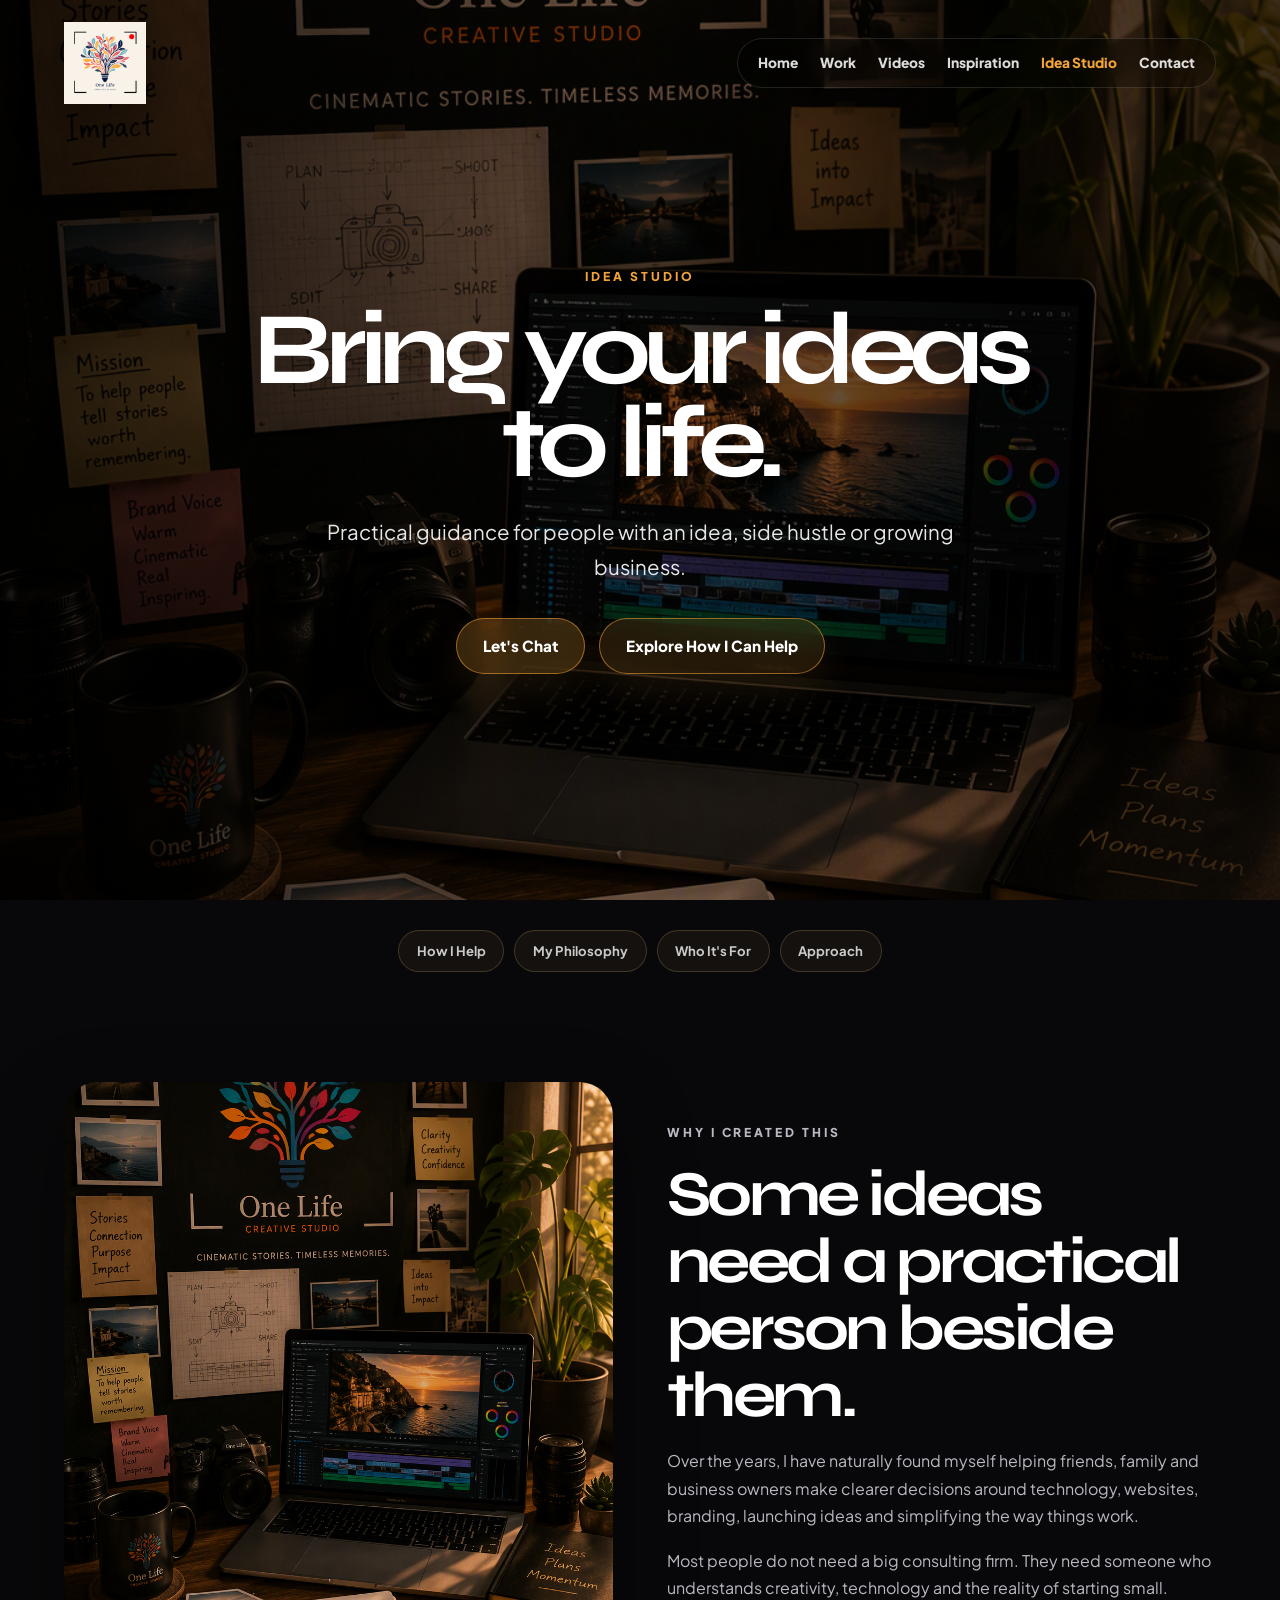
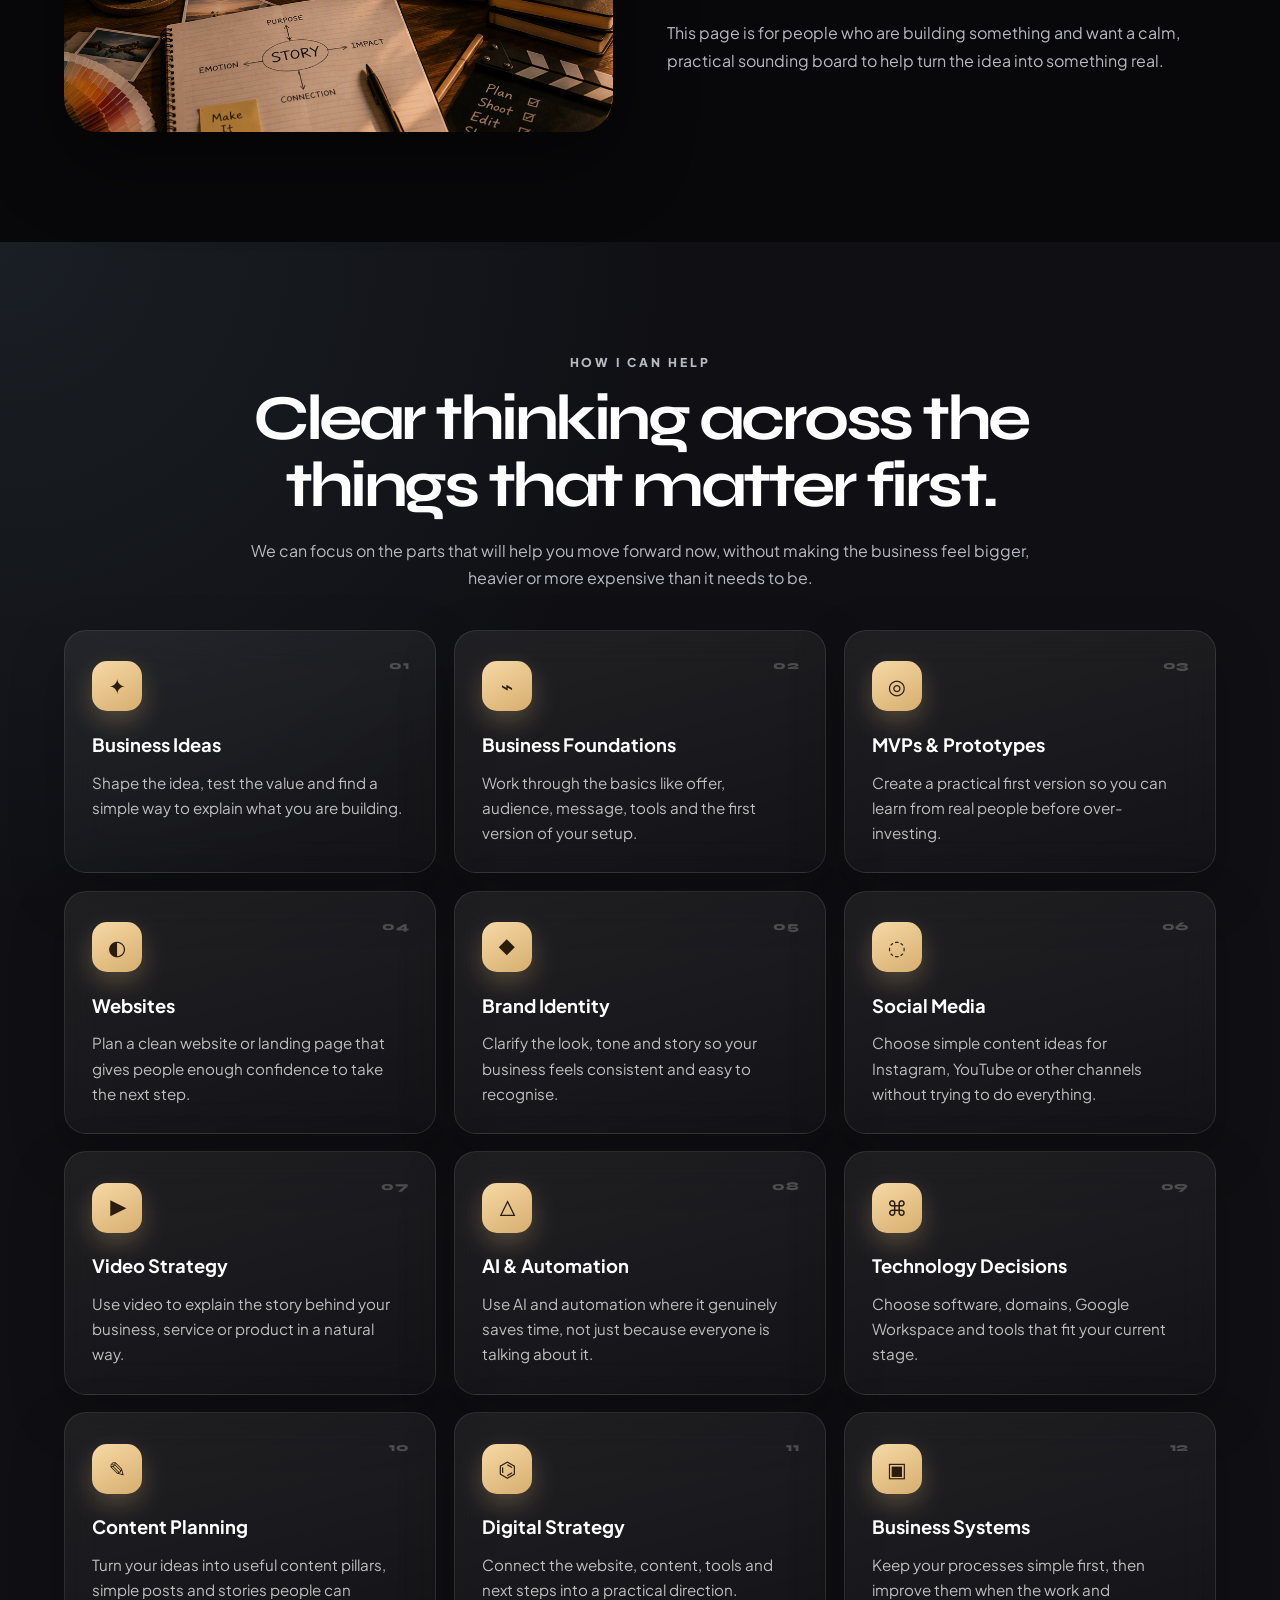
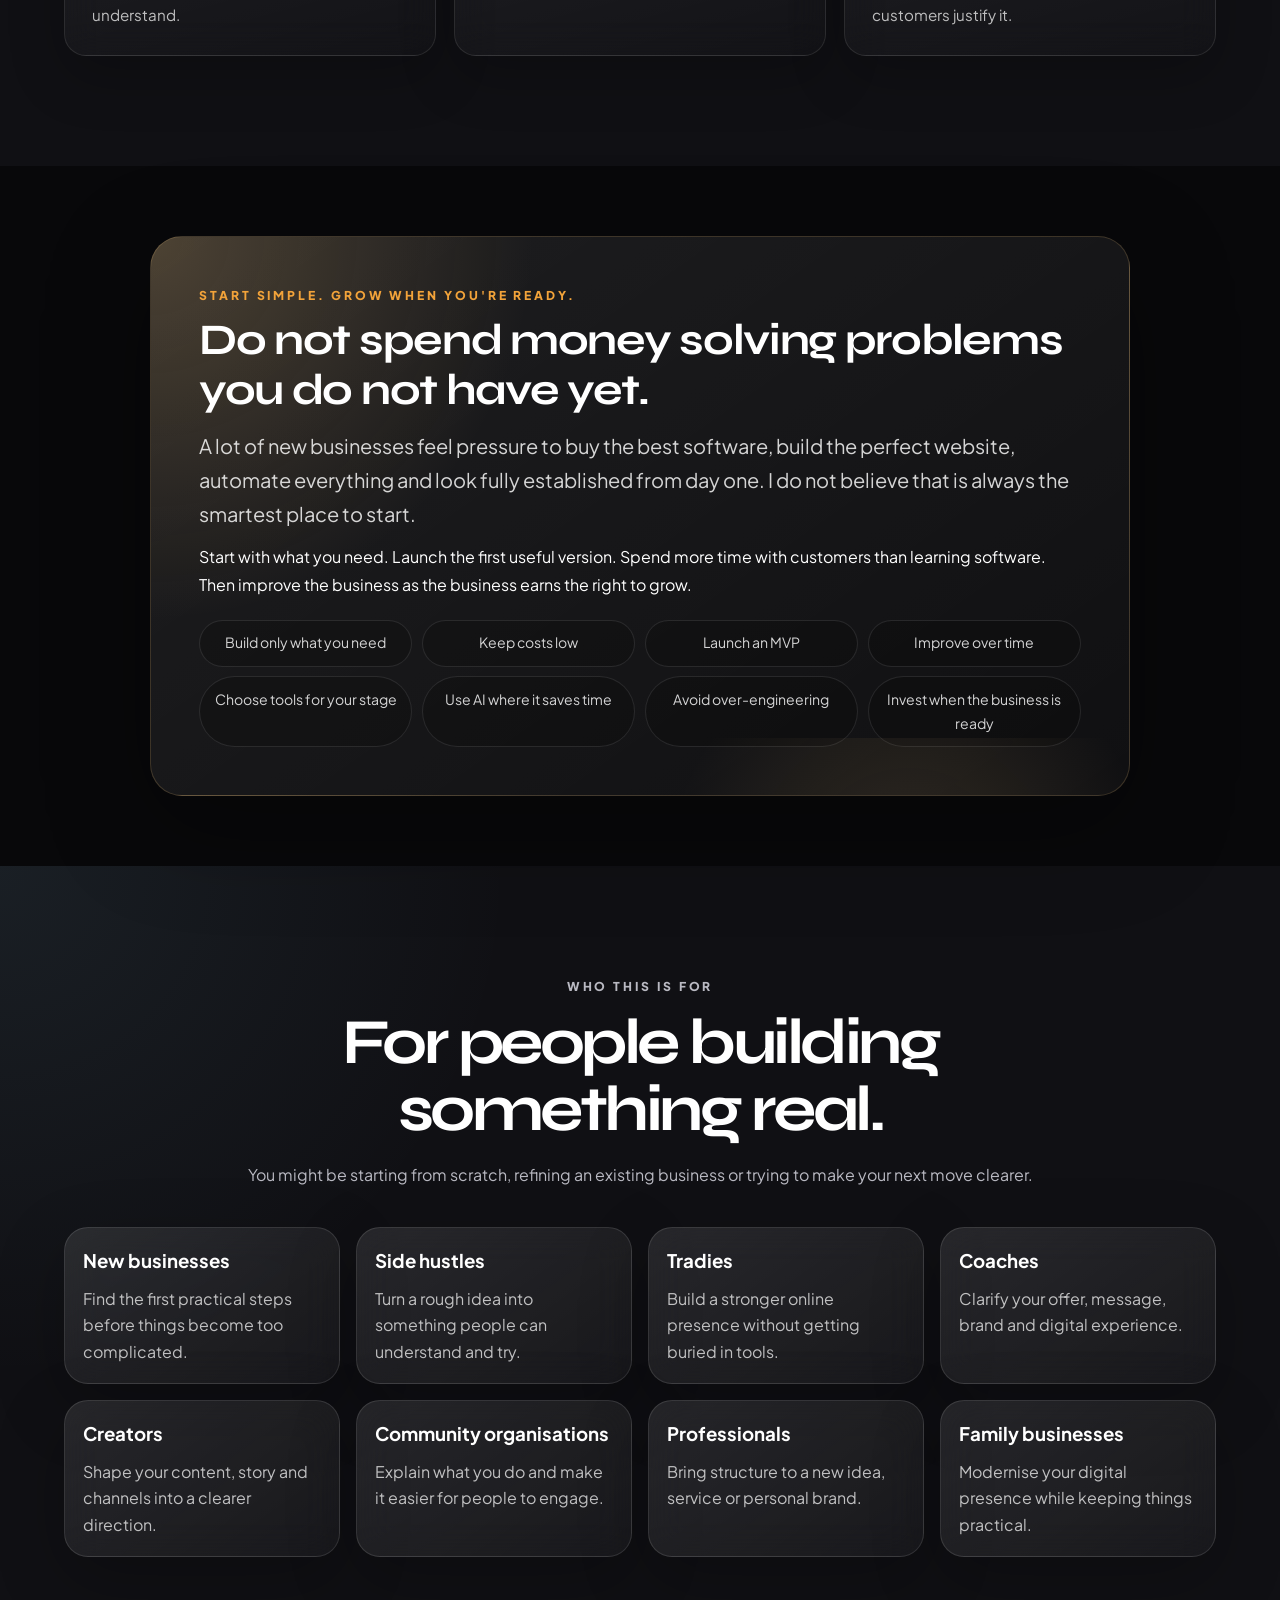
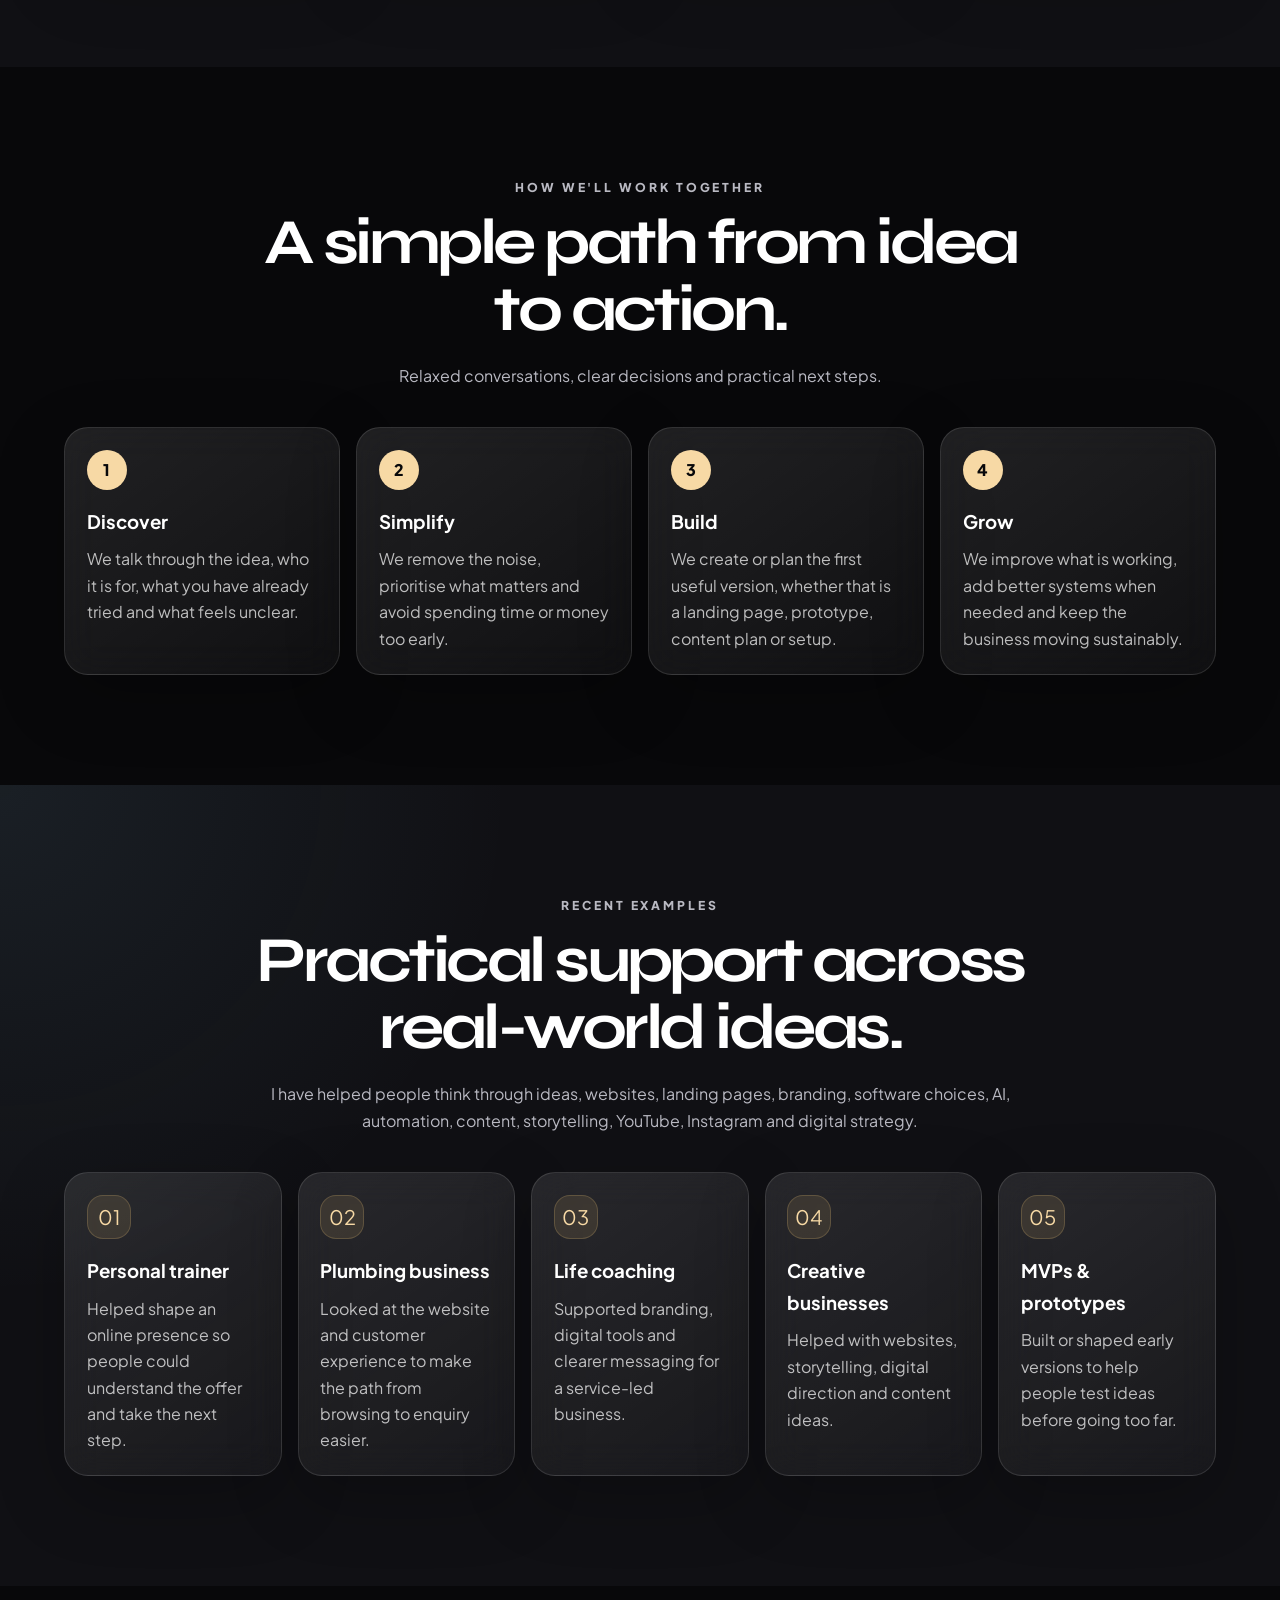
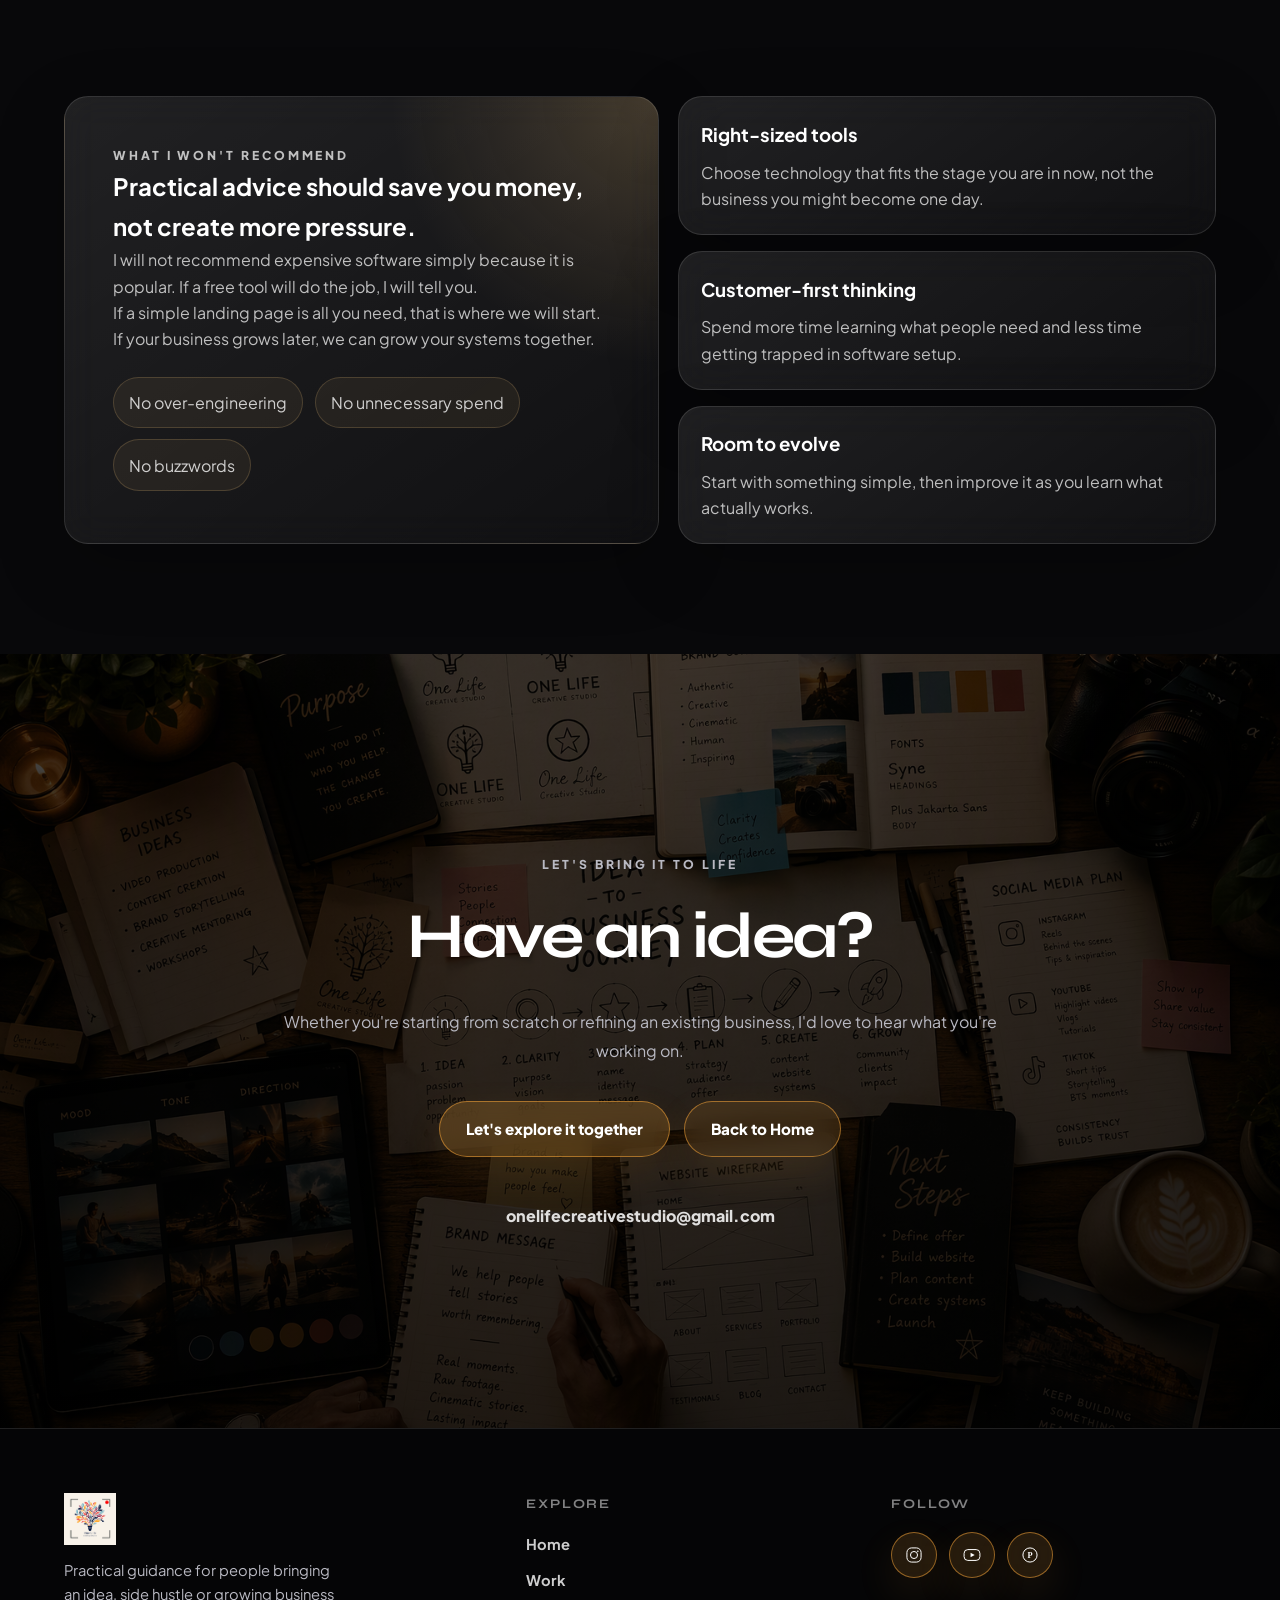
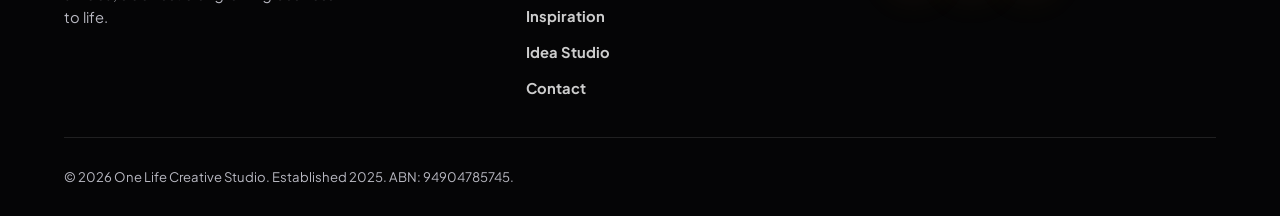
<file: idea-studio.html>
<!DOCTYPE html>
<html lang="en">
<head>
<link rel="canonical" href="https://onelifecreativestudio.com/idea-studio.html">
<!-- Google tag (gtag.js) -->
<script async src="https://www.googletagmanager.com/gtag/js?id=G-W9DHYK182R"></script>
<script>
  window.dataLayer = window.dataLayer || [];
  function gtag(){dataLayer.push(arguments);}
  gtag('js', new Date());
  gtag('config', 'G-W9DHYK182R');
</script>
<meta charset="UTF-8" />
<meta name="viewport" content="width=device-width, initial-scale=1.0" />
<meta name="theme-color" content="#08080A" />
<meta name="description" content="Practical guidance from One Life Creative Studio for people with an idea, side hustle or growing business. Start simple, launch smart, choose the right tools and grow over time." />
<meta name="keywords" content="business ideas, MVP, prototypes, websites, brand identity, AI automation, digital strategy, landing pages, business systems, One Life Creative Studio" />
<meta name="author" content="One Life Creative Studio" />
<meta property="og:title" content="Idea Studio | One Life Creative Studio" />
<meta property="og:description" content="Practical guidance for people with an idea, side hustle or growing business. Start simple, build what you need and grow when you're ready." />
<meta property="og:type" content="website" />
<meta property="og:image" content="images/Idea-studio/Idea_studio_hero.png" />
<title>Idea Studio | One Life Creative Studio</title>
<link rel="icon" type="image/png" href="images/Homepage_images/One_Life_Creative_studio_business_logo.png" />
<link rel="preconnect" href="https://fonts.googleapis.com" />
<link rel="preconnect" href="https://fonts.gstatic.com" crossorigin />
<link href="https://fonts.googleapis.com/css2?family=Plus+Jakarta+Sans:wght@300;400;500;600;700;800&family=Syne:wght@700;800&display=swap" rel="stylesheet" />
<link rel="stylesheet" href="style.css" />
<style>
  .idea-studio-page .idea-studio-hero .hero-content { max-width: 860px; }
  .idea-studio-page .hero-subtitle { max-width: 720px; }
  .idea-studio-page .section-heading { max-width: 820px; margin: 0 auto 2.4rem; text-align: center; }
  .idea-studio-page .lead-text { font-size: clamp(1.05rem, 2vw, 1.25rem); color: rgba(255,255,255,.82); }
  .idea-studio-page .section-intro { max-width: 760px; margin: 0 auto 2.2rem; text-align: center; color: rgba(255,255,255,.72); }
  .idea-studio-page .page-jumpnav { display: flex; flex-wrap: wrap; gap: 10px; justify-content: center; padding: 30px 0 0; }
  .idea-studio-page .page-jumpnav a { padding: .55rem 1.1rem; border-radius: 999px; border: 1px solid rgba(214,174,111,.24); color: rgba(255,255,255,.78); font-size: .82rem; font-weight: 700; background: rgba(214,174,111,.06); transition: .2s ease; }
  .idea-studio-page .page-jumpnav a:hover { border-color: rgba(214,174,111,.55); color: #F7D9A5; background: rgba(214,174,111,.14); transform: translateY(-2px); }
  /* Shared card base for example / trust / timeline / audience cards */
  .idea-studio-page .example-card,
  .idea-studio-page .trust-card,
  .idea-studio-page .timeline-step,
  .idea-studio-page .audience-card {
    position: relative;
    overflow: hidden;
    border: 1px solid rgba(255,255,255,.12);
    background: linear-gradient(145deg, rgba(255,255,255,.10), rgba(255,255,255,.035));
    border-radius: 24px;
    padding: 1.35rem;
    box-shadow: 0 22px 70px rgba(0,0,0,.24);
    backdrop-filter: blur(18px);
    -webkit-backdrop-filter: blur(18px);
    transition: transform .28s ease, border-color .28s ease, background .28s ease;
  }
  .idea-studio-page .example-card:hover,
  .idea-studio-page .trust-card:hover,
  .idea-studio-page .timeline-step:hover,
  .idea-studio-page .audience-card:hover { transform: translateY(-6px); border-color: rgba(214,174,111,.42); background: linear-gradient(145deg, rgba(214,174,111,.15), rgba(255,255,255,.045)); }
  .idea-studio-page .card-icon { width: 44px; height: 44px; display: grid; place-items: center; border-radius: 16px; margin-bottom: 1rem; color: #F7D9A5; background: rgba(214,174,111,.13); border: 1px solid rgba(214,174,111,.24); font-size: 1.25rem; }
  .idea-studio-page .example-card h3,
  .idea-studio-page .trust-card h3,
  .idea-studio-page .timeline-step h3,
  .idea-studio-page .audience-card h3 { margin: 0 0 .55rem; }
  .idea-studio-page .example-card p,
  .idea-studio-page .trust-card p,
  .idea-studio-page .timeline-step p,
  .idea-studio-page .audience-card p { margin: 0; color: rgba(255,255,255,.72); line-height: 1.65; }

  /* "How I Can Help" tiles — redesigned */
  .idea-studio-page .idea-studio-card-grid { display: grid; grid-template-columns: repeat(3, minmax(0, 1fr)); gap: 1.1rem; counter-reset: ideacard; }
  .idea-studio-page .idea-card {
    counter-increment: ideacard;
    position: relative;
    overflow: hidden;
    border-radius: 22px;
    padding: 1.9rem 1.7rem 1.7rem;
    border: 1px solid rgba(255,255,255,.10);
    background: linear-gradient(165deg, rgba(255,255,255,.07), rgba(255,255,255,.015));
    box-shadow: 0 20px 55px rgba(0,0,0,.22);
    backdrop-filter: blur(18px);
    -webkit-backdrop-filter: blur(18px);
    transition: transform .3s ease, border-color .3s ease, background .3s ease, box-shadow .3s ease;
  }
  .idea-studio-page .idea-card::before {
    content: '';
    position: absolute;
    inset: 0 0 auto 0;
    height: 3px;
    background: linear-gradient(90deg, transparent, #F7D9A5, transparent);
    opacity: 0;
    transition: opacity .3s ease;
  }
  .idea-studio-page .idea-card::after {
    content: counter(ideacard, decimal-leading-zero);
    position: absolute;
    top: 1.5rem;
    right: 1.6rem;
    font-family: "Syne", sans-serif;
    font-size: .74rem;
    font-weight: 800;
    letter-spacing: .08em;
    color: rgba(255,255,255,.22);
  }
  .idea-studio-page .idea-card:hover {
    transform: translateY(-8px);
    border-color: rgba(214,174,111,.5);
    background: linear-gradient(165deg, rgba(214,174,111,.16), rgba(255,255,255,.03));
    box-shadow: 0 26px 80px rgba(0,0,0,.32);
  }
  .idea-studio-page .idea-card:hover::before { opacity: 1; }
  .idea-studio-page .idea-card .card-icon {
    width: 50px;
    height: 50px;
    border-radius: 15px;
    display: grid;
    place-items: center;
    margin: 0 0 1.1rem;
    font-size: 1.3rem;
    color: #2A1D0E;
    background: linear-gradient(150deg, #F7D9A5, #D6AE6F);
    box-shadow: 0 10px 26px rgba(214,174,111,.3);
    transition: transform .3s ease;
    border: none;
  }
  .idea-studio-page .idea-card:hover .card-icon { transform: scale(1.08) rotate(-4deg); }
  .idea-studio-page .idea-card h3 { margin: 0 0 .6rem; padding-right: 1.8rem; font-size: 1.15rem; }
  .idea-studio-page .idea-card p { margin: 0; color: rgba(255,255,255,.72); line-height: 1.65; font-size: .95rem; }

  /* Philosophy panel — tightened spacing */
  .idea-studio-page #philosophy { padding: 70px 0; }
  .idea-studio-page .philosophy-panel {
    position: relative;
    overflow: hidden;
    max-width: 980px;
    margin: 0 auto;
    border-radius: 32px;
    padding: clamp(1.75rem, 4vw, 3rem);
    border: 1px solid rgba(214,174,111,.22);
    background: radial-gradient(circle at top left, rgba(214,174,111,.26), transparent 34%), linear-gradient(145deg, rgba(255,255,255,.09), rgba(255,255,255,.035));
    box-shadow: 0 30px 100px rgba(0,0,0,.34);
  }
  .idea-studio-page .philosophy-panel::after { content: ''; position: absolute; inset: auto -15% -40% 40%; height: 280px; background: radial-gradient(circle, rgba(214,174,111,.16), transparent 62%); pointer-events: none; }
  .idea-studio-page .philosophy-panel h2 { font-family: "Syne", sans-serif; font-size: clamp(1.9rem, 3.4vw, 2.9rem); line-height: 1.15; letter-spacing: -0.03em; margin: 10px 0 14px; }
  .idea-studio-page .philosophy-panel .lead-text { margin-bottom: 12px; }
  .idea-studio-page .philosophy-panel > p:last-of-type { margin-bottom: 0; }
  .idea-studio-page .philosophy-list { display: grid; grid-template-columns: repeat(4, minmax(0, 1fr)); gap: .6rem; margin-top: 1.4rem; }
  .idea-studio-page .philosophy-list span { border: 1px solid rgba(255,255,255,.10); border-radius: 999px; padding: .65rem .9rem; font-size: .88rem; color: rgba(255,255,255,.82); background: rgba(0,0,0,.18); text-align: center; }
  .idea-studio-page .audience-grid { display: grid; grid-template-columns: repeat(4, minmax(0, 1fr)); gap: 1rem; }
  .idea-studio-page .audience-card { padding: 1.1rem; min-height: 120px; }
  .idea-studio-page .timeline { display: grid; grid-template-columns: repeat(4, minmax(0, 1fr)); gap: 1rem; counter-reset: steps; }
  .idea-studio-page .timeline-step { min-height: 210px; }
  .idea-studio-page .timeline-step .step-number { display: inline-flex; align-items: center; justify-content: center; width: 40px; height: 40px; border-radius: 50%; margin-bottom: 1rem; color: #08080A; background: #F7D9A5; font-weight: 800; }
  .idea-studio-page .example-grid { display: grid; grid-template-columns: repeat(5, minmax(0, 1fr)); gap: 1rem; }
  .idea-studio-page .example-card { min-height: 190px; }
  .idea-studio-page .trust-layout { display: grid; grid-template-columns: 1.05fr .95fr; gap: 1.2rem; align-items: stretch; }
  .idea-studio-page .trust-card.featured { padding: clamp(1.6rem, 4vw, 3rem); background: radial-gradient(circle at top right, rgba(214,174,111,.23), transparent 36%), linear-gradient(145deg, rgba(255,255,255,.10), rgba(255,255,255,.035)); }
  .idea-studio-page .trust-list { display: grid; gap: 1rem; }
  .idea-studio-page .mini-proof { display: flex; flex-wrap: wrap; gap: .7rem; margin-top: 1.5rem; }
  .idea-studio-page .mini-proof span { padding: .7rem .95rem; border-radius: 999px; border: 1px solid rgba(214,174,111,.22); color: rgba(255,255,255,.78); background: rgba(214,174,111,.08); }
  @media (max-width: 1050px) { .idea-studio-page .idea-studio-card-grid, .idea-studio-page .example-grid { grid-template-columns: repeat(2, minmax(0, 1fr)); } .idea-studio-page .audience-grid, .idea-studio-page .timeline { grid-template-columns: repeat(2, minmax(0, 1fr)); } .idea-studio-page .trust-layout { grid-template-columns: 1fr; } .idea-studio-page .philosophy-list { grid-template-columns: repeat(2, minmax(0, 1fr)); } }
  @media (max-width: 680px) { .idea-studio-page .idea-studio-card-grid, .idea-studio-page .example-grid, .idea-studio-page .audience-grid, .idea-studio-page .timeline, .idea-studio-page .philosophy-list { grid-template-columns: 1fr; } .idea-studio-page .idea-card, .idea-studio-page .example-card, .idea-studio-page .trust-card, .idea-studio-page .timeline-step, .idea-studio-page .audience-card { border-radius: 20px; } }
</style>
</head>
<body class="idea-studio-page">
<a class="skip-link" href="#main">Skip to main content</a>
<header class="hero hero-static idea-studio-hero" id="top">
  <div class="hero-static-bg" aria-hidden="true"></div>
  <div class="hero-overlay hero-overlay-strong" aria-hidden="true"></div>
  <nav class="site-nav" aria-label="Primary navigation">
    <a class="nav-brand" href="index.html"><img src="images/Homepage_images/One_Life_Creative_studio_business_logo.png" alt="One Life Creative Studio logo" /></a>
    <button class="menu-toggle" type="button" aria-label="Open menu" aria-expanded="false" aria-controls="primary-navigation"><span></span><span></span><span></span></button>
    <div class="nav-links" id="primary-navigation">
      <a href="index.html">Home</a>
      <a href="index.html#work">Work</a>
      <a href="index.html#videos">Videos</a>
      <a href="inspiration.html">Inspiration</a>
      <a href="idea-studio.html" aria-current="page">Idea Studio</a>
      <a href="#contact">Contact</a>
    </div>
  </nav>
  <div class="hero-content reveal">
    <p class="eyebrow">Idea Studio</p>
    <h1>Bring your ideas to life.</h1>
    <p class="hero-subtitle">Practical guidance for people with an idea, side hustle or growing business.</p>
    <div class="button-row">
      <a class="btn btn-primary" href="mailto:onelifecreativestudio@gmail.com?subject=Let's%20Chat%20About%20My%20Idea">Let's Chat</a>
      <a class="btn btn-secondary" href="#help">Explore How I Can Help</a>
    </div>
  </div>
</header>
<main id="main">
  <div class="container page-jumpnav reveal">
    <a href="#help">How I Help</a>
    <a href="#philosophy">My Philosophy</a>
    <a href="#for">Who It's For</a>
    <a href="#approach">Approach</a>
  </div>
  <section class="section">
    <div class="container split">
      <div class="split-image reveal"><img src="images/Idea-studio/Idea_studio_hero.png" alt="Creative planning workspace with notebook, laptop, camera and warm light" loading="lazy" /></div>
      <div class="split-content reveal">
        <p class="section-kicker">Why I created this</p>
        <h2>Some ideas need a practical person beside them.</h2>
        <p>Over the years, I have naturally found myself helping friends, family and business owners make clearer decisions around technology, websites, branding, launching ideas and simplifying the way things work.</p>
        <p>Most people do not need a big consulting firm. They need someone who understands creativity, technology and the reality of starting small.</p>
        <p>This page is for people who are building something and want a calm, practical sounding board to help turn the idea into something real.</p>
      </div>
    </div>
  </section>

  <section class="section section-alt" id="help">
    <div class="container">
      <div class="section-heading reveal">
        <p class="section-kicker">How I can help</p>
        <h2>Clear thinking across the things that matter first.</h2>
        <p>We can focus on the parts that will help you move forward now, without making the business feel bigger, heavier or more expensive than it needs to be.</p>
      </div>
      <div class="idea-studio-card-grid reveal">
        <article class="idea-card"><div class="card-icon" aria-hidden="true">✦</div><h3>Business Ideas</h3><p>Shape the idea, test the value and find a simple way to explain what you are building.</p></article>
        <article class="idea-card"><div class="card-icon" aria-hidden="true">⌁</div><h3>Business Foundations</h3><p>Work through the basics like offer, audience, message, tools and the first version of your setup.</p></article>
        <article class="idea-card"><div class="card-icon" aria-hidden="true">◎</div><h3>MVPs &amp; Prototypes</h3><p>Create a practical first version so you can learn from real people before over-investing.</p></article>
        <article class="idea-card"><div class="card-icon" aria-hidden="true">◐</div><h3>Websites</h3><p>Plan a clean website or landing page that gives people enough confidence to take the next step.</p></article>
        <article class="idea-card"><div class="card-icon" aria-hidden="true">◆</div><h3>Brand Identity</h3><p>Clarify the look, tone and story so your business feels consistent and easy to recognise.</p></article>
        <article class="idea-card"><div class="card-icon" aria-hidden="true">◌</div><h3>Social Media</h3><p>Choose simple content ideas for Instagram, YouTube or other channels without trying to do everything.</p></article>
        <article class="idea-card"><div class="card-icon" aria-hidden="true">▶</div><h3>Video Strategy</h3><p>Use video to explain the story behind your business, service or product in a natural way.</p></article>
        <article class="idea-card"><div class="card-icon" aria-hidden="true">△</div><h3>AI &amp; Automation</h3><p>Use AI and automation where it genuinely saves time, not just because everyone is talking about it.</p></article>
        <article class="idea-card"><div class="card-icon" aria-hidden="true">⌘</div><h3>Technology Decisions</h3><p>Choose software, domains, Google Workspace and tools that fit your current stage.</p></article>
        <article class="idea-card"><div class="card-icon" aria-hidden="true">✎</div><h3>Content Planning</h3><p>Turn your ideas into useful content pillars, simple posts and stories people can understand.</p></article>
        <article class="idea-card"><div class="card-icon" aria-hidden="true">⌬</div><h3>Digital Strategy</h3><p>Connect the website, content, tools and next steps into a practical direction.</p></article>
        <article class="idea-card"><div class="card-icon" aria-hidden="true">▣</div><h3>Business Systems</h3><p>Keep your processes simple first, then improve them when the work and customers justify it.</p></article>
      </div>
    </div>
  </section>

  <section class="section" id="philosophy">
    <div class="container">
      <div class="philosophy-panel reveal">
        <p class="section-kicker">Start simple. Grow when you're ready.</p>
        <h2>Do not spend money solving problems you do not have yet.</h2>
        <p class="lead-text">A lot of new businesses feel pressure to buy the best software, build the perfect website, automate everything and look fully established from day one. I do not believe that is always the smartest place to start.</p>
        <p>Start with what you need. Launch the first useful version. Spend more time with customers than learning software. Then improve the business as the business earns the right to grow.</p>
        <div class="philosophy-list" aria-label="Practical business philosophy">
          <span>Build only what you need</span><span>Keep costs low</span><span>Launch an MVP</span><span>Improve over time</span><span>Choose tools for your stage</span><span>Use AI where it saves time</span><span>Avoid over-engineering</span><span>Invest when the business is ready</span>
        </div>
      </div>
    </div>
  </section>

  <section class="section section-alt" id="for">
    <div class="container">
      <div class="section-heading reveal"><p class="section-kicker">Who this is for</p><h2>For people building something real.</h2><p>You might be starting from scratch, refining an existing business or trying to make your next move clearer.</p></div>
      <div class="audience-grid reveal">
        <article class="audience-card"><h3>New businesses</h3><p>Find the first practical steps before things become too complicated.</p></article>
        <article class="audience-card"><h3>Side hustles</h3><p>Turn a rough idea into something people can understand and try.</p></article>
        <article class="audience-card"><h3>Tradies</h3><p>Build a stronger online presence without getting buried in tools.</p></article>
        <article class="audience-card"><h3>Coaches</h3><p>Clarify your offer, message, brand and digital experience.</p></article>
        <article class="audience-card"><h3>Creators</h3><p>Shape your content, story and channels into a clearer direction.</p></article>
        <article class="audience-card"><h3>Community organisations</h3><p>Explain what you do and make it easier for people to engage.</p></article>
        <article class="audience-card"><h3>Professionals</h3><p>Bring structure to a new idea, service or personal brand.</p></article>
        <article class="audience-card"><h3>Family businesses</h3><p>Modernise your digital presence while keeping things practical.</p></article>
      </div>
    </div>
  </section>

  <section class="section" id="approach">
    <div class="container">
      <div class="section-heading reveal"><p class="section-kicker">How we'll work together</p><h2>A simple path from idea to action.</h2><p>Relaxed conversations, clear decisions and practical next steps.</p></div>
      <div class="timeline reveal" aria-label="How we will work together timeline">
        <article class="timeline-step"><span class="step-number">1</span><h3>Discover</h3><p>We talk through the idea, who it is for, what you have already tried and what feels unclear.</p></article>
        <article class="timeline-step"><span class="step-number">2</span><h3>Simplify</h3><p>We remove the noise, prioritise what matters and avoid spending time or money too early.</p></article>
        <article class="timeline-step"><span class="step-number">3</span><h3>Build</h3><p>We create or plan the first useful version, whether that is a landing page, prototype, content plan or setup.</p></article>
        <article class="timeline-step"><span class="step-number">4</span><h3>Grow</h3><p>We improve what is working, add better systems when needed and keep the business moving sustainably.</p></article>
      </div>
    </div>
  </section>

  <section class="section section-alt">
    <div class="container">
      <div class="section-heading reveal"><p class="section-kicker">Recent examples</p><h2>Practical support across real-world ideas.</h2><p>I have helped people think through ideas, websites, landing pages, branding, software choices, AI, automation, content, storytelling, YouTube, Instagram and digital strategy.</p></div>
      <div class="example-grid reveal">
        <article class="example-card"><div class="card-icon" aria-hidden="true">01</div><h3>Personal trainer</h3><p>Helped shape an online presence so people could understand the offer and take the next step.</p></article>
        <article class="example-card"><div class="card-icon" aria-hidden="true">02</div><h3>Plumbing business</h3><p>Looked at the website and customer experience to make the path from browsing to enquiry easier.</p></article>
        <article class="example-card"><div class="card-icon" aria-hidden="true">03</div><h3>Life coaching</h3><p>Supported branding, digital tools and clearer messaging for a service-led business.</p></article>
        <article class="example-card"><div class="card-icon" aria-hidden="true">04</div><h3>Creative businesses</h3><p>Helped with websites, storytelling, digital direction and content ideas.</p></article>
        <article class="example-card"><div class="card-icon" aria-hidden="true">05</div><h3>MVPs &amp; prototypes</h3><p>Built or shaped early versions to help people test ideas before going too far.</p></article>
      </div>
    </div>
  </section>

  <section class="section">
    <div class="container trust-layout reveal">
      <article class="trust-card featured">
        <p class="section-kicker">What I won't recommend</p>
        <h2>Practical advice should save you money, not create more pressure.</h2>
        <p>I will not recommend expensive software simply because it is popular. If a free tool will do the job, I will tell you.</p>
        <p>If a simple landing page is all you need, that is where we will start. If your business grows later, we can grow your systems together.</p>
        <div class="mini-proof"><span>No over-engineering</span><span>No unnecessary spend</span><span>No buzzwords</span></div>
      </article>
      <div class="trust-list">
        <article class="trust-card"><h3>Right-sized tools</h3><p>Choose technology that fits the stage you are in now, not the business you might become one day.</p></article>
        <article class="trust-card"><h3>Customer-first thinking</h3><p>Spend more time learning what people need and less time getting trapped in software setup.</p></article>
        <article class="trust-card"><h3>Room to evolve</h3><p>Start with something simple, then improve it as you learn what actually works.</p></article>
      </div>
    </div>
  </section>

  <section class="final-cta idea-studio-final" id="contact">
    <div class="final-content reveal">
      <p class="section-kicker">Let's bring it to life</p>
      <h2>Have an idea?</h2>
      <p>Whether you're starting from scratch or refining an existing business, I'd love to hear what you're working on.</p>
      <div class="button-row">
        <a class="btn btn-primary" href="mailto:onelifecreativestudio@gmail.com?subject=Let's%20Explore%20My%20Idea%20Together">Let's explore it together</a>
        <a class="btn btn-secondary" href="index.html">Back to Home</a>
      </div>
      <a class="email-link" href="mailto:onelifecreativestudio@gmail.com">onelifecreativestudio@gmail.com</a>
    </div>
  </section>
</main>
<footer class="site-footer">
  <div class="container">
    <div class="footer-grid">
      <div class="footer-brand">
        <img src="images/Homepage_images/One_Life_Creative_studio_business_logo.png" alt="One Life Creative Studio logo" />
        <p>Practical guidance for people bringing an idea, side hustle or growing business to life.</p>
      </div>
      <div class="footer-col">
        <h4>Explore</h4>
        <nav class="footer-links" aria-label="Footer navigation">
          <a href="index.html">Home</a>
          <a href="index.html#work">Work</a>
          <a href="inspiration.html">Inspiration</a>
          <a href="idea-studio.html">Idea Studio</a>
          <a href="mailto:onelifecreativestudio@gmail.com">Contact</a>
        </nav>
      </div>
      <div class="footer-col">
        <h4>Follow</h4>
        <div class="footer-social">
          <a class="social-icon" href="https://www.instagram.com/onelifecreativestudio/" target="_blank" rel="noopener noreferrer" aria-label="Instagram"><img src="images/Social_media/instagram-icon.svg" alt="Instagram" /></a>
          <a class="social-icon" href="https://www.youtube.com/@OneLifeCreativeStudio" target="_blank" rel="noopener noreferrer" aria-label="YouTube"><img src="images/Social_media/youtube-icon.svg" alt="YouTube" /></a>
          <a class="social-icon" href="https://au.pinterest.com/onelifecreativestudio/inspiration/" target="_blank" rel="noopener noreferrer" aria-label="Pinterest"><img src="images/Social_media/pinterest-icon.svg" alt="Pinterest" /></a>
        </div>
      </div>
    </div>
    <div class="footer-bottom">
      <p class="footer-copyright">© <span id="year"></span> One Life Creative Studio. Established 2025. ABN: 94904785745.</p>
    </div>
  </div>
</footer>
<script src="script.js"></script>
</body>
</html>
</file>
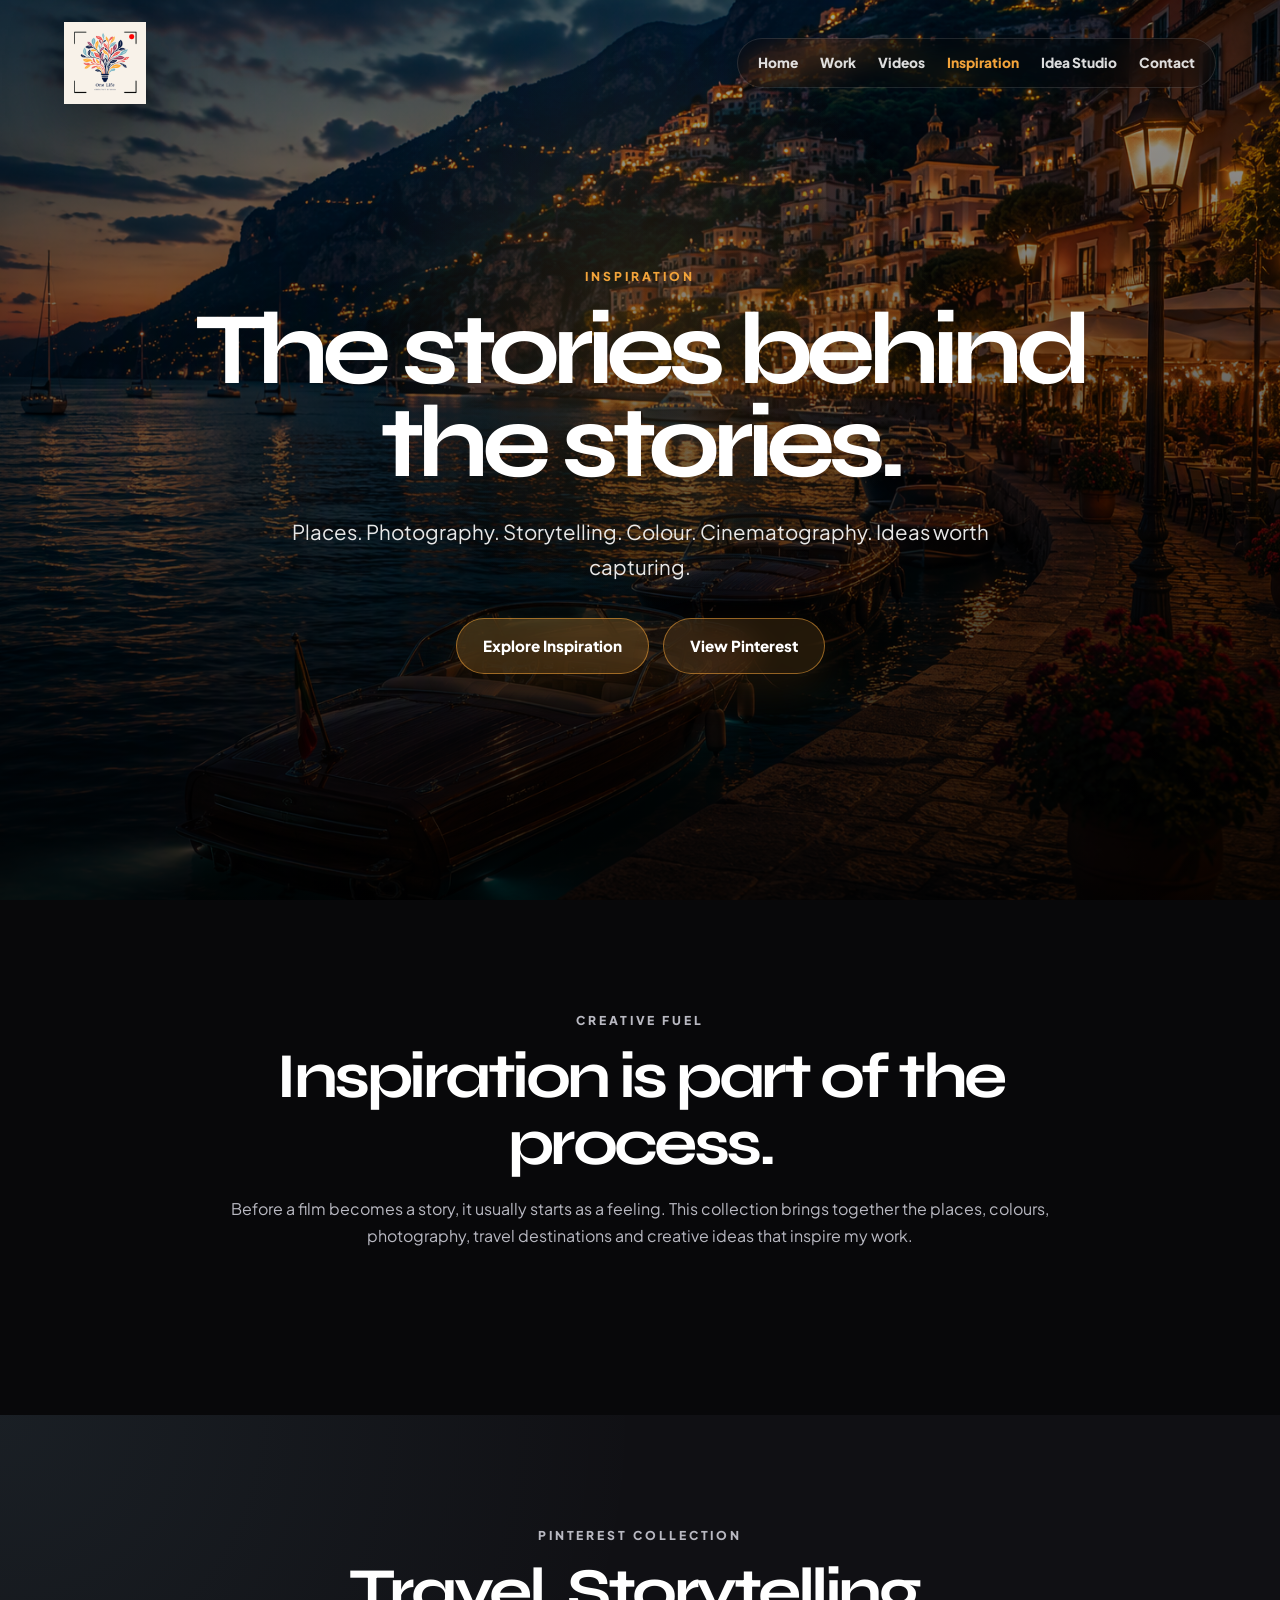
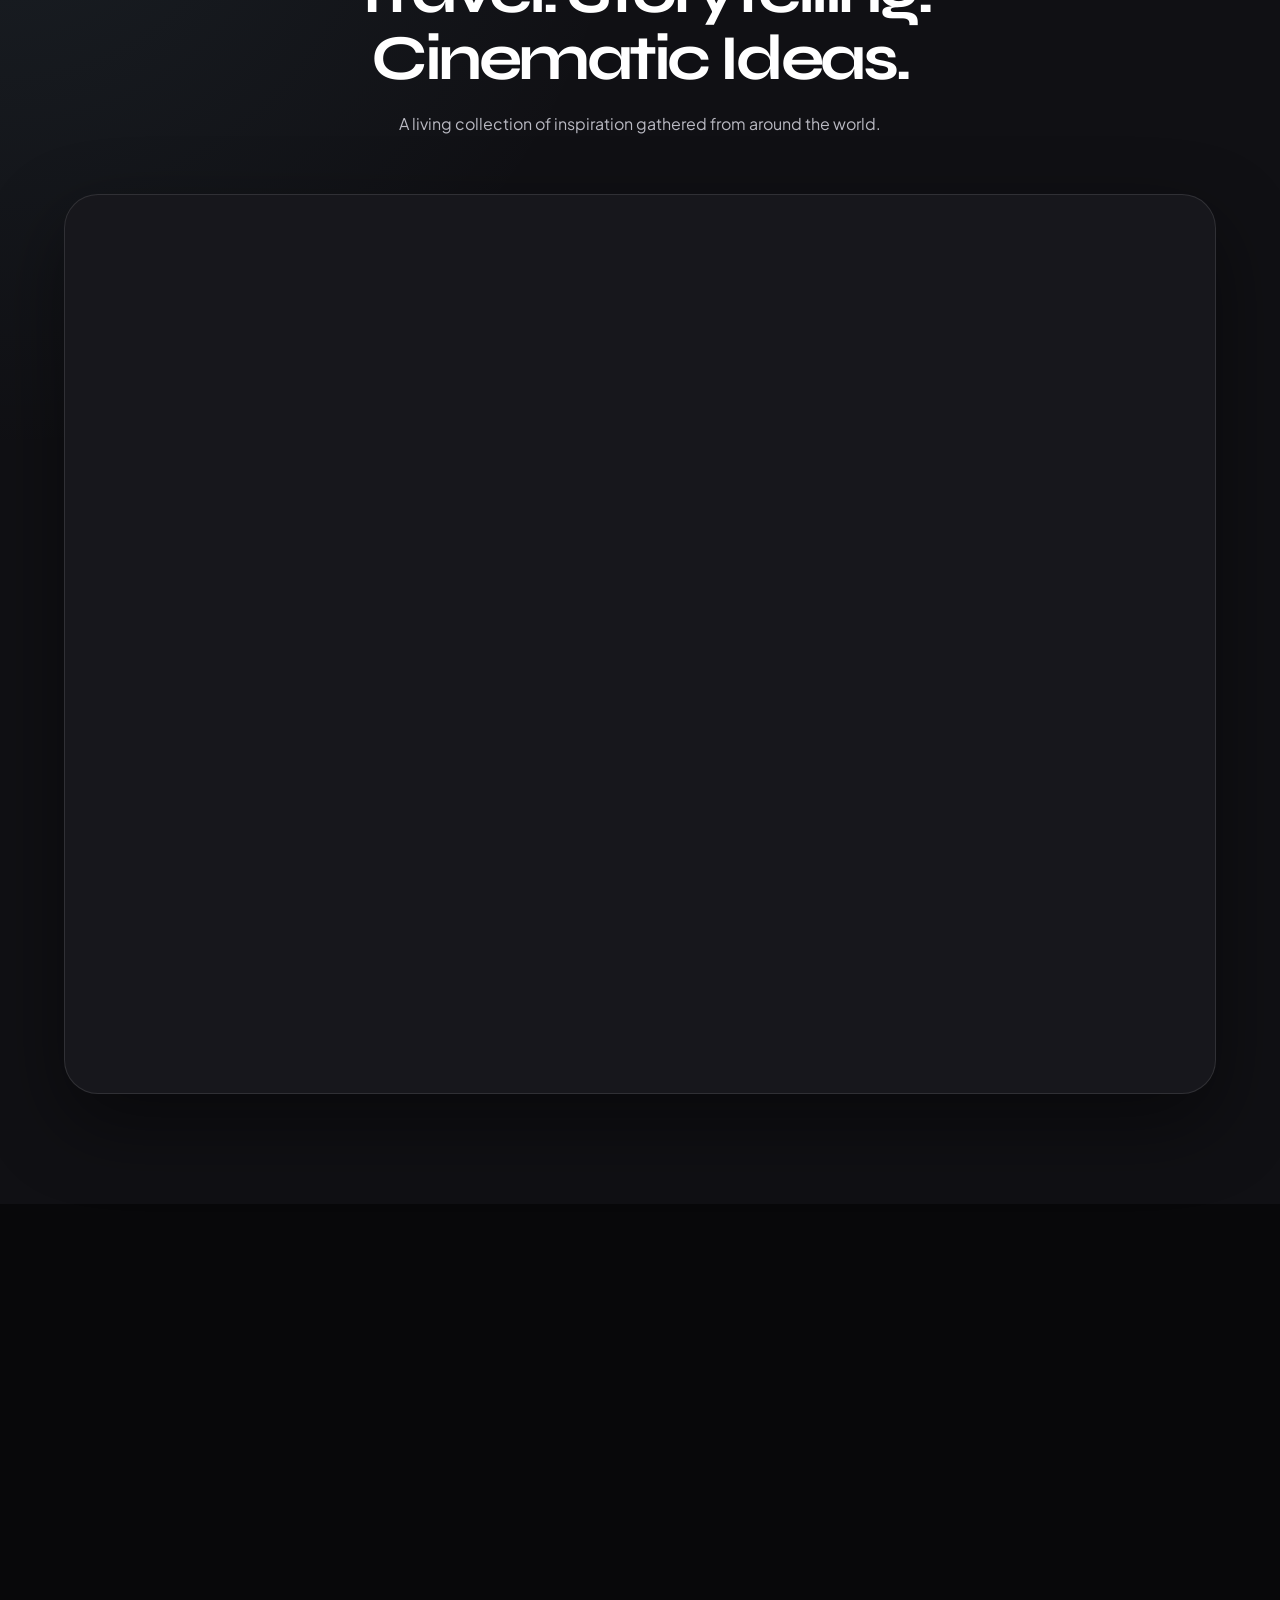
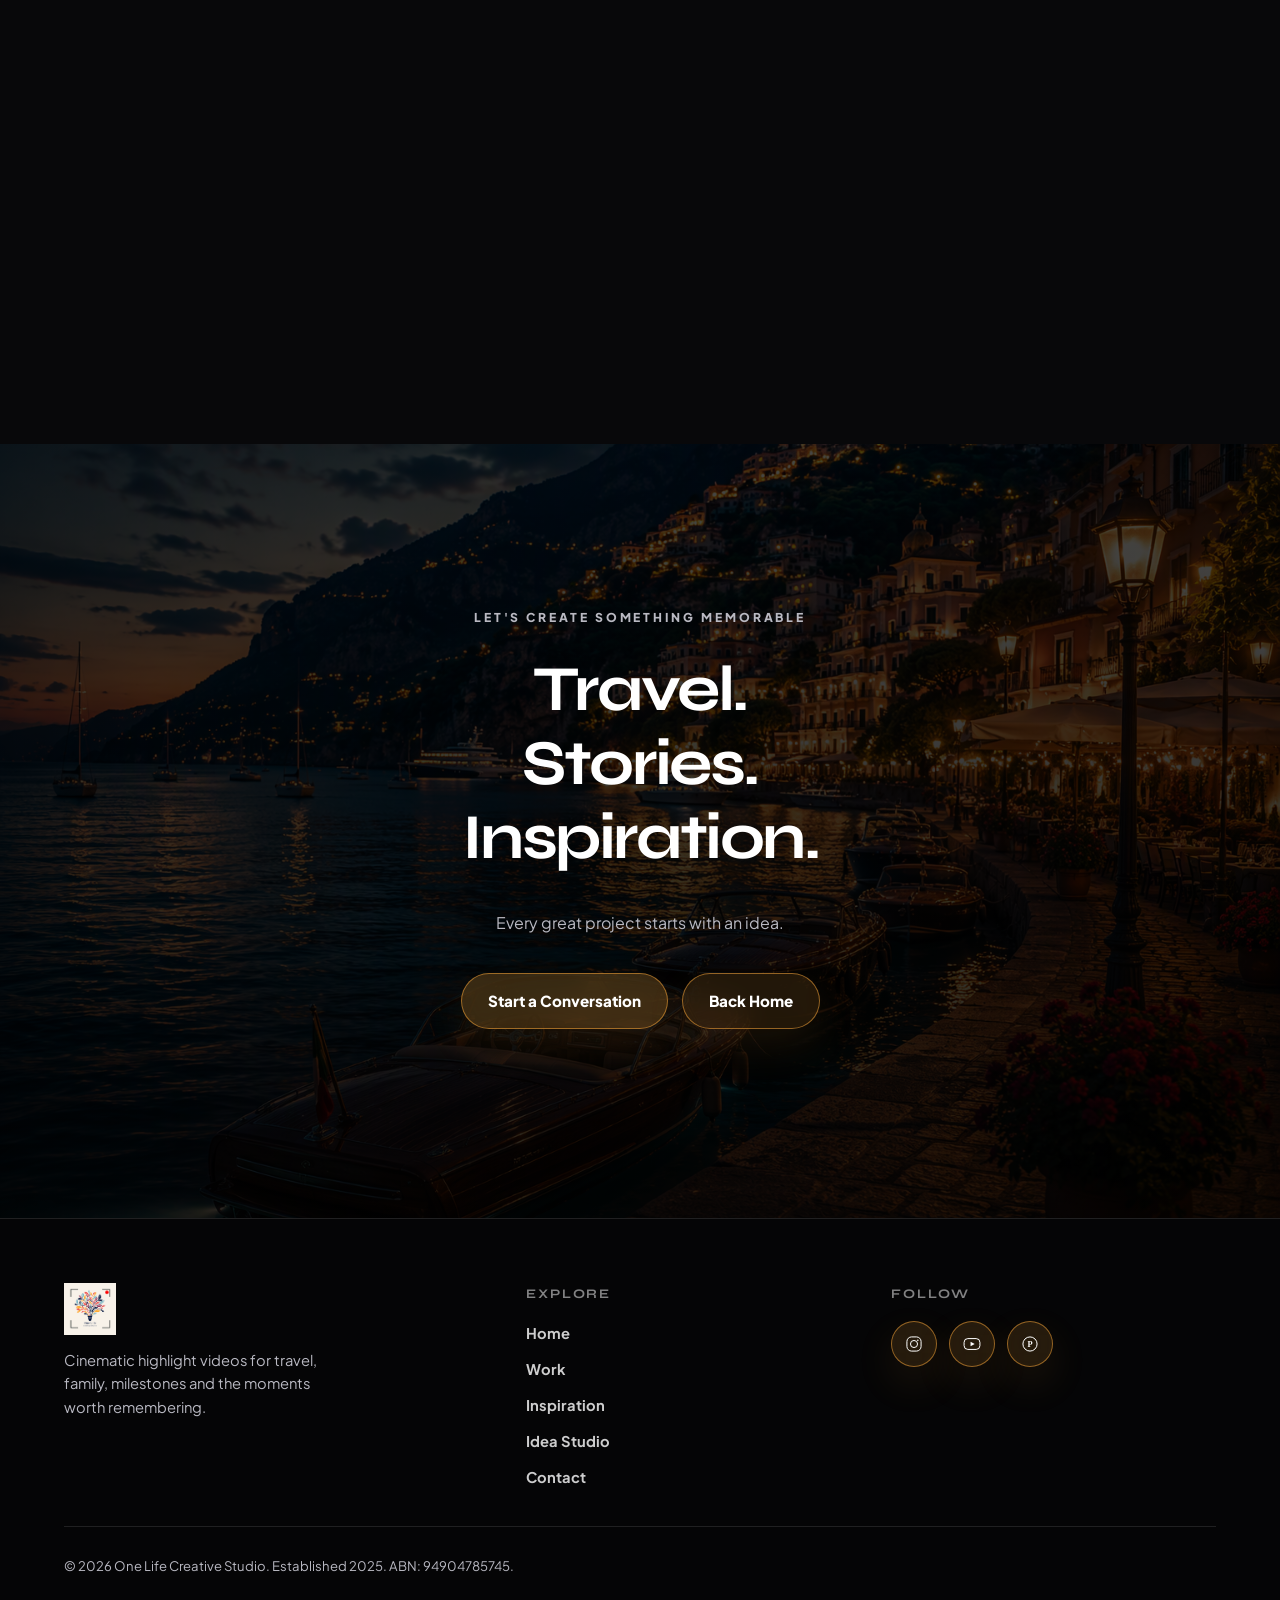
<file: inspiration.html>
<!DOCTYPE html>
<html lang="en">
<head>

<meta charset="UTF-8" />
<meta name="viewport" content="width=device-width, initial-scale=1.0" />
<meta name="theme-color" content="#08080A" />

<link rel="canonical" href="https://onelifecreativestudio.com/inspiration.html">

<!-- Google tag (gtag.js) -->
<script async src="https://www.googletagmanager.com/gtag/js?id=G-W9DHYK182R"></script>
<script>
  window.dataLayer = window.dataLayer || [];
  function gtag(){dataLayer.push(arguments);}
  gtag('js', new Date());

  gtag('config', 'G-W9DHYK182R');
</script>

<title>Inspiration | One Life Creative Studio</title>

<meta name="description" content="Travel, storytelling, cinematography and creative inspiration from One Life Creative Studio." />
<meta name="author" content="One Life Creative Studio" />
<meta property="og:title" content="Inspiration | One Life Creative Studio" />
<meta property="og:description" content="Places. Photography. Storytelling. Colour. Cinematography. Ideas worth capturing." />
<meta property="og:type" content="website" />
<meta property="og:image" content="images/Homepage_images/Europe_boats_night.png" />

<link rel="icon" type="image/png" href="images/Homepage_images/One_Life_Creative_studio_business_logo.png" />
<link rel="preconnect" href="https://fonts.googleapis.com" />
<link rel="preconnect" href="https://fonts.gstatic.com" crossorigin />
<link href="https://fonts.googleapis.com/css2?family=Plus+Jakarta+Sans:wght@300;400;500;600;700;800&family=Syne:wght@700;800&display=swap" rel="stylesheet" />
<link rel="stylesheet" href="style.css" />

</head>
<body>
<a class="skip-link" href="#main">Skip to main content</a>

<header class="hero hero-static">
  <div class="hero-static-bg" style="background-image:url('images/Homepage_images/Europe_boats_night.png');"></div>
  <div class="hero-overlay"></div>
  <nav class="site-nav" aria-label="Primary navigation">
    <a class="nav-brand" href="index.html"><img src="images/Homepage_images/One_Life_Creative_studio_business_logo.png" alt="One Life Creative Studio logo" /></a>
    <button class="menu-toggle" type="button" aria-label="Open menu" aria-expanded="false" aria-controls="primary-navigation"><span></span><span></span><span></span></button>
    <div class="nav-links" id="primary-navigation">
      <a href="index.html">Home</a>
      <a href="index.html#work">Work</a>
      <a href="index.html#videos">Videos</a>
      <a href="inspiration.html" aria-current="page">Inspiration</a>
      <a href="idea-studio.html">Idea Studio</a>
      <a href="#contact">Contact</a>
    </div>
  </nav>
  <div class="hero-content reveal">
    <p class="eyebrow">Inspiration</p>
    <h1>The stories behind the stories.</h1>
    <p class="hero-subtitle">Places. Photography. Storytelling. Colour. Cinematography. Ideas worth capturing.</p>
    <div class="button-row">
      <a class="btn btn-primary" href="#pinterest">Explore Inspiration</a>
      <a class="btn btn-secondary" href="https://au.pinterest.com/onelifecreativestudio/inspiration/" target="_blank" rel="noopener noreferrer">View Pinterest</a>
    </div>
  </div>
</header>

<main id="main">

<section class="section">
  <div class="container">
    <div class="section-heading reveal">
      <p class="section-kicker">Creative Fuel</p>
      <h2>Inspiration is part of the process.</h2>
      <p>Before a film becomes a story, it usually starts as a feeling. This collection brings together the places, colours, photography, travel destinations and creative ideas that inspire my work.</p>
    </div>
  </div>
</section>

<section class="section section-alt" id="pinterest">
  <div class="container">
    <div class="section-heading reveal">
      <p class="section-kicker">Pinterest Collection</p>
      <h2>Travel. Storytelling. Cinematic Ideas.</h2>
      <p>A living collection of inspiration gathered from around the world.</p>
    </div>
    <div class="feature-image-card pinterest-wrapper reveal">
      <a data-pin-do="embedBoard" data-pin-board-width="900" data-pin-scale-height="800" data-pin-scale-width="120" href="https://au.pinterest.com/onelifecreativestudio/inspiration/"></a>
    </div>
  </div>
</section>

<section class="section">
  <div class="container">
    <div class="gallery-grid gallery-home">
      <figure class="gallery-item reveal"><img src="images/Homepage_images/Yacht_beach.png" alt="Yacht on turquoise water near a beach and rocky cliffs" loading="lazy" /></figure>
      <figure class="gallery-item reveal"><img src="images/Homepage_images/Street_Italy.png" alt="Italian street and coastal lookout at dusk" loading="lazy" /></figure>
      <figure class="gallery-item reveal"><img src="images/Homepage_images/Car_windy_road.png" alt="Car driving along a winding coastal road at sunset" loading="lazy" /></figure>
      <figure class="gallery-item reveal"><img src="images/Homepage_images/Sunset_photography.png" alt="Filmmaker capturing a coastal sunset with camera equipment" loading="lazy" /></figure>
      <figure class="gallery-item reveal"><img src="images/Homepage_images/Drone_content_services.png" alt="Drone flying over turquoise coastline and cliffs" loading="lazy" /></figure>
      <figure class="gallery-item reveal"><img src="images/Homepage_images/Lake_como_2.jpg" alt="Lakeside village and mountains at golden hour" loading="lazy" /></figure>
    </div>
  </div>
</section>

<section class="final-cta" id="contact">
  <div class="final-content reveal">
    <p class="section-kicker">Let's create something memorable</p>
    <h2>Travel.<br />Stories.<br />Inspiration.</h2>
    <p>Every great project starts with an idea.</p>
    <div class="button-row">
      <a class="btn btn-primary" href="mailto:onelifecreativestudio@gmail.com">Start a Conversation</a>
      <a class="btn btn-secondary" href="index.html">Back Home</a>
    </div>
  </div>
</section>

</main>

<footer class="site-footer">
  <div class="container">
    <div class="footer-grid">
      <div class="footer-brand">
        <img src="images/Homepage_images/One_Life_Creative_studio_business_logo.png" alt="One Life Creative Studio logo" />
        <p>Cinematic highlight videos for travel, family, milestones and the moments worth remembering.</p>
      </div>
      <div class="footer-col">
        <h4>Explore</h4>
        <nav class="footer-links" aria-label="Footer navigation">
          <a href="index.html">Home</a>
          <a href="index.html#work">Work</a>
          <a href="inspiration.html">Inspiration</a>
          <a href="idea-studio.html">Idea Studio</a>
          <a href="mailto:onelifecreativestudio@gmail.com">Contact</a>
        </nav>
      </div>
      <div class="footer-col">
        <h4>Follow</h4>
        <div class="footer-social">
          <a class="social-icon" href="https://www.instagram.com/onelifecreativestudio/" target="_blank" rel="noopener noreferrer" aria-label="Instagram"><img src="images/Social_media/instagram-icon.svg" alt="Instagram" /></a>
          <a class="social-icon" href="https://www.youtube.com/@OneLifeCreativeStudio" target="_blank" rel="noopener noreferrer" aria-label="YouTube"><img src="images/Social_media/youtube-icon.svg" alt="YouTube" /></a>
          <a class="social-icon" href="https://au.pinterest.com/onelifecreativestudio/inspiration/" target="_blank" rel="noopener noreferrer" aria-label="Pinterest"><img src="images/Social_media/pinterest-icon.svg" alt="Pinterest" /></a>
        </div>
      </div>
    </div>
    <div class="footer-bottom">
      <p class="footer-copyright">© <span id="year"></span> One Life Creative Studio. Established 2025. ABN: 94904785745.</p>
    </div>
  </div>
</footer>

<script async defer src="https://assets.pinterest.com/js/pinit.js"></script>
<script src="script.js"></script>

</body>
</html>
</file>
<file: style.css>
:root{--orange:#F2A33A;--dark:#08080A;--dark-2:#101014;--card:#17171C;--text:#fff;--muted:#B9B9C2;--border:rgba(255,255,255,.11);--shadow:0 30px 80px rgba(0,0,0,.45);--button-bg:rgba(242,163,58,.14);--button-border:rgba(242,163,58,.55)}*{box-sizing:border-box;margin:0;padding:0}html{scroll-behavior:smooth}body{font-family:"Plus Jakarta Sans",system-ui,-apple-system,BlinkMacSystemFont,"Segoe UI",sans-serif;background:var(--dark);color:var(--text);line-height:1.7;overflow-x:hidden}body.menu-open{overflow:hidden}img,video{max-width:100%;display:block}a{color:inherit;text-decoration:none}.skip-link{position:fixed;top:12px;left:12px;z-index:999;transform:translateY(-160%);background:#fff;color:#000;padding:10px 14px;border-radius:999px;font-weight:800}.skip-link:focus{transform:translateY(0)}.container{width:min(1180px,90%);margin:0 auto}.hero{position:relative;min-height:100vh;overflow:hidden;display:flex;align-items:center;justify-content:center;text-align:center;background:#000}.hero-video,.hero-static-bg{position:absolute;inset:0;width:100%;height:100%;object-fit:cover;object-position:center;z-index:0}.hero-static-bg{background:center/cover no-repeat}.idea-studio-hero .hero-static-bg{background-image:url("images/Idea-studio/Idea_studio_hero.png")}.hero-overlay{position:absolute;inset:0;background:radial-gradient(circle at 50% 35%,rgba(242,163,58,.14),transparent 34%),linear-gradient(rgba(0,0,0,.36),rgba(0,0,0,.84));z-index:1}.hero-overlay-strong{background:linear-gradient(90deg,rgba(0,0,0,.78),rgba(0,0,0,.42),rgba(0,0,0,.78))}.site-nav{position:absolute;top:0;left:0;z-index:5;width:100%;padding:22px 5%;display:flex;align-items:center;justify-content:space-between}.nav-brand img{width:82px;height:82px;object-fit:contain;filter:drop-shadow(0 14px 28px rgba(0,0,0,.45))}.nav-links{display:flex;align-items:center;gap:22px;background:rgba(0,0,0,.24);border:1px solid rgba(255,255,255,.12);backdrop-filter:blur(14px);padding:12px 20px;border-radius:999px}.nav-links a{font-size:.86rem;font-weight:800;color:rgba(255,255,255,.86)}.nav-links a:hover{color:var(--orange)}.nav-links a[aria-current="page"]{color:var(--orange)}.menu-toggle{display:none;width:48px;height:48px;border-radius:50%;border:1px solid rgba(255,255,255,.18);background:rgba(0,0,0,.28);backdrop-filter:blur(10px);cursor:pointer;align-items:center;justify-content:center;flex-direction:column;gap:5px}.menu-toggle span{width:20px;height:2px;background:#fff;border-radius:999px;transition:transform .25s ease,opacity .25s ease}.menu-toggle[aria-expanded="true"] span:nth-child(1){transform:translateY(7px) rotate(45deg)}.menu-toggle[aria-expanded="true"] span:nth-child(2){opacity:0}.menu-toggle[aria-expanded="true"] span:nth-child(3){transform:translateY(-7px) rotate(-45deg)}.hero-content{position:relative;z-index:2;width:min(990px,90%);padding:130px 0 90px}.eyebrow,.section-kicker,.card-tag{text-transform:uppercase;letter-spacing:.24em;font-size:.76rem;font-weight:900;color:var(--orange)}.hero h1{font-family:"Syne",sans-serif;font-size:clamp(3.2rem,8vw,7rem);line-height:.9;letter-spacing:-.07em;margin:18px auto 26px}.hero-subtitle{max-width:790px;margin:0 auto 34px;color:rgba(255,255,255,.9);font-size:clamp(1.05rem,2vw,1.28rem)}.button-row{display:flex;flex-wrap:wrap;justify-content:center;gap:14px}.button-row-left{justify-content:flex-start}.social-icons{display:flex;flex-wrap:wrap;justify-content:center;align-items:center;gap:16px;margin-top:22px}.social-icons-left{justify-content:flex-start}.social-icon{width:52px;height:52px;border-radius:50%;display:flex;align-items:center;justify-content:center;border:1px solid var(--button-border);background:var(--button-bg);backdrop-filter:blur(12px);box-shadow:0 16px 40px rgba(242,163,58,.10);transition:.25s}.social-icon:hover{transform:translateY(-4px);border-color:var(--orange);background:rgba(242,163,58,.30)}.social-icon img{width:22px;height:22px;object-fit:contain}.btn{display:inline-flex;align-items:center;justify-content:center;min-height:48px;padding:14px 26px;border-radius:999px;font-weight:900;font-size:.95rem;transition:.25s}.btn:hover{transform:translateY(-3px)}.btn-primary,.btn-secondary{color:#fff;border:1px solid var(--button-border);background:var(--button-bg);backdrop-filter:blur(12px);box-shadow:0 16px 40px rgba(242,163,58,.10)}.btn-primary{background:rgba(242,163,58,.22)}.scroll-cue{position:absolute;bottom:34px;left:50%;transform:translateX(-50%);z-index:4;width:32px;height:52px;border:1px solid rgba(255,255,255,.34);border-radius:999px;display:flex;justify-content:center;padding-top:10px}.scroll-cue span{width:5px;height:9px;border-radius:999px;background:#fff;animation:scrollPulse 1.5s infinite}@keyframes scrollPulse{0%{opacity:0;transform:translateY(0)}40%{opacity:1}100%{opacity:0;transform:translateY(18px)}}.feature-image-section{padding:38px 0 20px;background:var(--dark)}.feature-image-card{border-radius:34px;overflow:hidden;border:1px solid var(--border);box-shadow:var(--shadow);background:var(--card)}.feature-image-card img{width:100%;height:auto;object-fit:cover}.section{padding:110px 0;background:var(--dark)}.section-alt{background:radial-gradient(circle at top left,rgba(140,207,233,.08),transparent 34%),var(--dark-2)}.section-heading{max-width:850px;margin:0 auto 56px;text-align:center}
.section-heading h2,
.split-content h2,
.how-help-content h2 {
font-family: "Syne", sans-serif;
font-size: clamp(2.3rem, 5vw, 4.4rem);
line-height: 1.05;
letter-spacing: -0.055em;
margin: 12px 0 18px;
}

.final-content h2 {
font-family: "Syne", sans-serif;
font-size: clamp(3rem, 5vw, 5.5rem);

line-height: 1.15;

letter-spacing: -0.04em;

margin-top: 20px;
margin-bottom: 35px;

max-width: 1000px;

margin-left: auto;
margin-right: auto;
}



.section-heading p,.split-content p,.process-card p,.service-content p,.video-info p,.final-content p,.footer-note p,.pillar-grid p,.how-help-content p{color:var(--muted)}.service-grid{display:grid;grid-template-columns:repeat(4,1fr);gap:22px}.service-card,.process-card,.video-card,.pillar-grid article{background:linear-gradient(180deg,rgba(255,255,255,.045),rgba(255,255,255,.018));border:1px solid var(--border);box-shadow:0 18px 60px rgba(0,0,0,.24)}.service-card{border-radius:28px;overflow:hidden;transition:.28s}.service-card:hover{transform:translateY(-8px);border-color:rgba(242,163,58,.38)}.service-card img{width:100%;height:250px;object-fit:cover}.service-content{padding:24px}.service-content h3,.process-card h3,.video-info h3,.pillar-grid h3{font-family:"Syne",sans-serif;letter-spacing:-.03em}.service-content h3{font-size:1.35rem;margin:8px 0 10px}.split{display:grid;grid-template-columns:1fr 1fr;gap:54px;align-items:center}.split-reverse .split-content{order:1}.split-reverse .split-image{order:2}.split-image img{width:100%;height:650px;object-fit:cover;border-radius:34px;box-shadow:var(--shadow)}.profile-image img{object-position:center top}.split-content{max-width:580px}.split-content p{margin-bottom:18px}.mini-list{margin-top:34px;display:grid;gap:14px}.mini-list div{display:grid;grid-template-columns:48px 1fr;gap:16px;align-items:start;padding:18px;border-radius:18px;background:rgba(255,255,255,.045);border:1px solid var(--border)}.mini-list span,.process-card span,.pillar-grid span{border-radius:50%;background:rgba(242,163,58,.20);border:1px solid rgba(242,163,58,.55);display:flex;align-items:center;justify-content:center;font-weight:900}.mini-list span{width:42px;height:42px}

/* ========================================
   UNIFORM GALLERY GRID (fixed)
   ======================================== */
.gallery-grid{display:grid;grid-template-columns:repeat(3,1fr);grid-auto-rows:300px;gap:20px}
.gallery-item{overflow:hidden;border-radius:28px;border:1px solid var(--border);box-shadow:0 18px 55px rgba(0,0,0,.24)}
.gallery-item img{width:100%;height:100%;object-fit:cover;transition:.35s}
.gallery-item:hover img{transform:scale(1.06)}

.process-grid{display:grid;grid-template-columns:repeat(4,1fr);gap:22px}.process-card{padding:30px;border-radius:26px;min-height:250px}.process-card span{width:54px;height:54px;margin-bottom:24px}.video-grid{display:grid;grid-template-columns:repeat(3,1fr);gap:24px}.video-grid-four{grid-template-columns:repeat(4,1fr)}.video-card{overflow:hidden;border-radius:28px}.video-frame{position:relative;height:0;padding-bottom:56.25%;background:#000}.video-frame iframe{position:absolute;inset:0;width:100%;height:100%;border:0}.video-info{padding:24px}.final-cta{position:relative;min-height:86vh;background:linear-gradient(rgba(0,0,0,.72),rgba(0,0,0,.84)),url("images/Homepage_images/Europe_boats_night.png") center/cover no-repeat;display:flex;align-items:center;justify-content:center;text-align:center;padding:100px 20px}.idea-studio-final{background:linear-gradient(rgba(0,0,0,.72),rgba(0,0,0,.84)),url("images/Idea-studio/Idea_Journey.png") center/cover no-repeat}.final-content{position:relative;z-index:2;width:min(930px,92%)}.email-link{display:inline-block;margin-top:28px;color:rgba(255,255,255,.86);font-weight:800}

/* ========================================
   SITE FOOTER (redesigned)
   ======================================== */
.site-footer{background:#050506;border-top:1px solid var(--border);padding:64px 0 28px}
.footer-grid{display:grid;grid-template-columns:1.3fr 1fr 1fr;gap:40px;padding-bottom:36px;margin-bottom:28px;border-bottom:1px solid var(--border)}
.footer-brand img{width:52px;height:52px;object-fit:contain;margin-bottom:14px}
.footer-brand p{color:var(--muted);max-width:280px;font-size:.92rem;line-height:1.6}
.footer-col h4{font-family:"Syne",sans-serif;font-size:.82rem;text-transform:uppercase;letter-spacing:.14em;color:rgba(255,255,255,.5);margin-bottom:16px}
.footer-links{display:flex;flex-direction:column;gap:11px}
.footer-links a{color:rgba(255,255,255,.8);font-weight:700;font-size:.92rem;transition:.2s}
.footer-links a:hover{color:var(--orange)}
.footer-social{display:flex;gap:12px}
.footer-social .social-icon{width:46px;height:46px}
.footer-social .social-icon img{width:20px;height:20px}
.footer-bottom{display:flex;flex-wrap:wrap;align-items:center;justify-content:space-between;gap:12px}
.footer-copyright{color:var(--muted);font-size:.82rem}
.footer-made-with{color:rgba(255,255,255,.34);font-size:.8rem}
@media(max-width:900px){.footer-grid{grid-template-columns:1fr 1fr;row-gap:32px}.footer-brand{grid-column:1 / -1}}
@media(max-width:560px){.footer-grid{grid-template-columns:1fr;text-align:center}.footer-brand p{margin:0 auto}.footer-links{align-items:center}.footer-social{justify-content:center}.footer-bottom{flex-direction:column;text-align:center}}

/* ========================================
   HOMEPAGE INSPIRATION TEASER
   ======================================== */
.section-cta{display:flex;justify-content:center;margin-top:40px}.reveal{opacity:0;transform:translateY(18px);transition:opacity .7s ease,transform .7s ease}.reveal.is-visible{opacity:1;transform:translateY(0)}.tag-cloud{display:flex;flex-wrap:wrap;gap:12px;margin-top:28px}.tag-cloud span{padding:12px 16px;border-radius:999px;background:rgba(242,163,58,.12);border:1px solid rgba(242,163,58,.38);font-weight:800}.pillar-grid{display:grid;grid-template-columns:repeat(3,1fr);gap:14px;margin-top:28px}.pillar-grid article{border-radius:20px;padding:20px}.pillar-grid span{width:42px;height:42px;margin-bottom:14px}.how-help-layout{display:grid;grid-template-columns:.9fr 1.1fr;gap:60px;align-items:center}.how-help-content{max-width:540px}.how-help-content .lead-text{font-size:1.2rem;line-height:1.65;color:#fff;margin-bottom:20px}.how-help-content p{margin-bottom:18px}.how-help-image{display:flex;justify-content:center}.how-help-image img{width:min(100%,480px);border-radius:30px;border:1px solid rgba(255,255,255,.10);box-shadow:0 30px 80px rgba(0,0,0,.45);background:var(--card)}@media (prefers-reduced-motion:reduce){html{scroll-behavior:auto}*,*::before,*::after{animation-duration:.001ms!important;animation-iteration-count:1!important;scroll-behavior:auto!important;transition-duration:.001ms!important}.hero-video{display:none}.reveal{opacity:1;transform:none}}@media(max-width:1180px){.video-grid-four{grid-template-columns:repeat(2,1fr)}}@media(max-width:1100px){.service-grid,.process-grid{grid-template-columns:repeat(2,1fr)}.video-grid{grid-template-columns:1fr}.video-grid-four{grid-template-columns:repeat(2,1fr)}.gallery-grid{grid-template-columns:repeat(2,1fr);grid-auto-rows:260px}.pillar-grid{grid-template-columns:1fr}}@media(max-width:900px){.how-help-layout{grid-template-columns:1fr;gap:40px}.how-help-content{max-width:100%;text-align:left}.how-help-image img{width:min(100%,520px)}}@media(max-width:820px){.site-nav{padding:18px 5%}.menu-toggle{display:flex;z-index:8}.nav-links{position:fixed;inset:0;z-index:7;border-radius:0;border:0;background:rgba(5,5,6,.94);backdrop-filter:blur(18px);flex-direction:column;justify-content:center;gap:26px;transform:translateX(100%);transition:.28s}.nav-links.is-open{transform:translateX(0)}.nav-links a{font-size:1.3rem}.nav-brand img{width:70px;height:70px}.hero-content{padding:112px 0 75px}.section{padding:78px 0}.split{grid-template-columns:1fr}.split-reverse .split-content,.split-reverse .split-image{order:initial}.split-image img{height:460px}.split-content{max-width:100%}.service-grid,.process-grid{grid-template-columns:1fr}.gallery-grid{grid-template-columns:1fr;grid-auto-rows:auto}.gallery-item img{height:320px}.button-row{flex-direction:column;align-items:stretch}.btn{width:100%}.video-grid-four{grid-template-columns:1fr}}@media(max-width:520px){.hero{min-height:92vh}.hero h1{font-size:clamp(3rem,15vw,4.5rem);letter-spacing:-.06em}.eyebrow,.section-kicker,.card-tag{letter-spacing:.18em}.section-heading h2,.split-content h2,.final-content h2,.how-help-content h2{font-size:2.35rem}.service-card img{height:220px}.split-image img{height:320px}.feature-image-section{padding:24px 0 0}.final-content p{font-size:1.05rem}.how-help-image img{border-radius:22px}}



/* ========================================
CTA SPACING FIX
======================================== */

.final-content {
width: min(980px, 92%);
padding: 40px 20px;
}

.final-cta .section-kicker {
margin-bottom: 24px;
}

.final-cta p {
max-width: 760px;
margin-left: auto;
margin-right: auto;
line-height: 1.8;
}

.final-cta .button-row {
margin-top: 35px;
margin-bottom: 25px;
}

.final-cta .email-link {
margin-top: 20px;
}

@media (max-width: 768px) {

.final-content h2 {
font-size: clamp(2.5rem, 10vw, 4rem);
line-height: 1.18;
}
}

/* ========================================

INSPIRATION PAGE updates

======================================== */


.pinterest-wrapper {
  padding: 40px;
  display: flex;
  justify-content: center;
  align-items: center;
  min-height: 900px;
}

@media (max-width: 768px) {
  .pinterest-wrapper {
    padding: 20px;
    min-height: 750px;
  }
}
</file>
